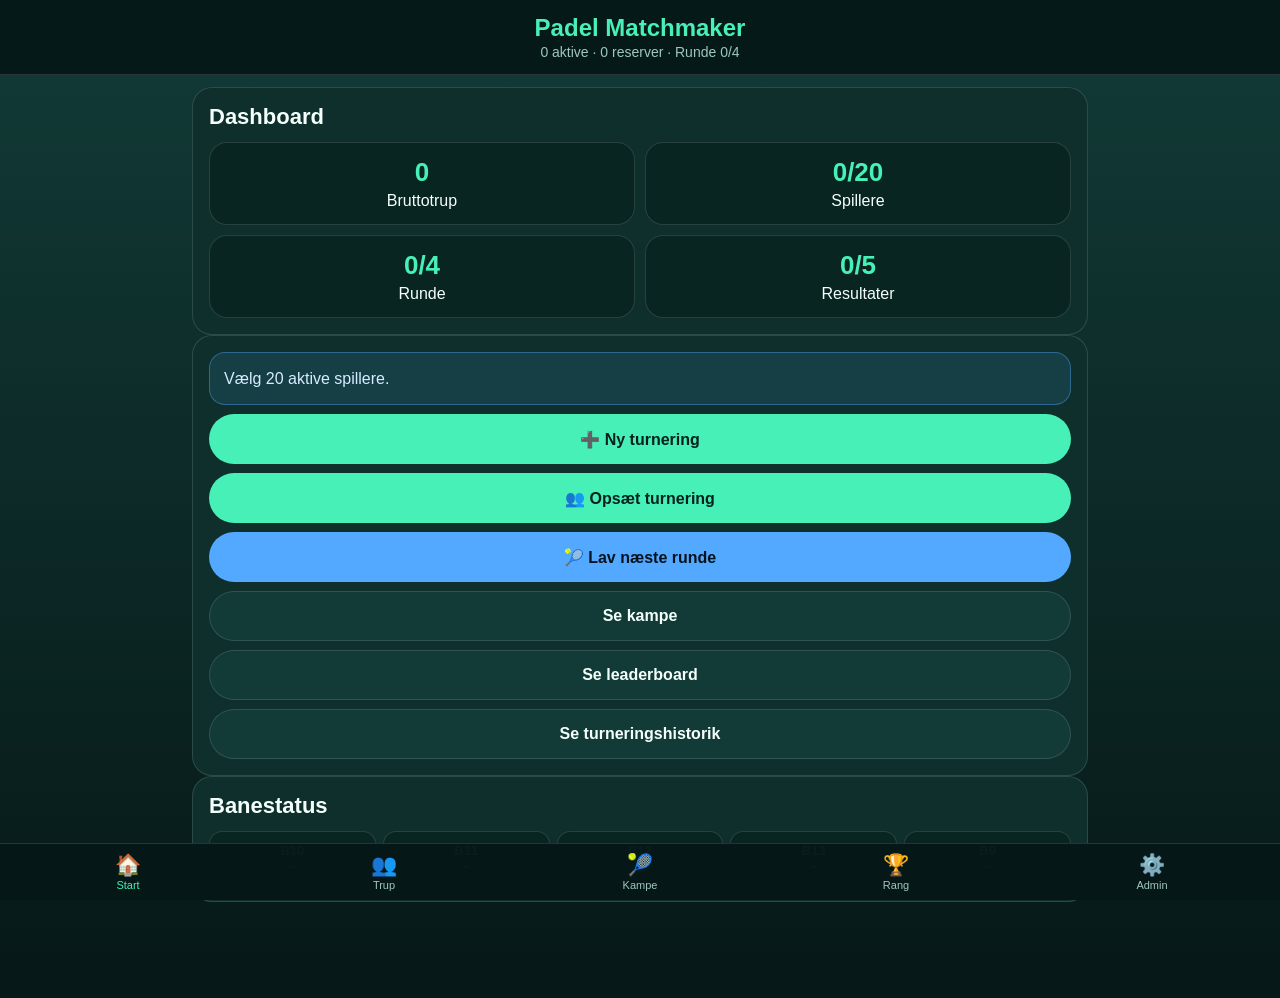
<file: index.html>
<!DOCTYPE html>
<html lang="da">
<head>
  <meta charset="UTF-8">
  <meta name="viewport" content="width=device-width, initial-scale=1, viewport-fit=cover">
  <meta name="theme-color" content="#061817">
  <meta name="apple-mobile-web-app-capable" content="yes">
  <meta name="apple-mobile-web-app-status-bar-style" content="black-translucent">
  <meta name="apple-mobile-web-app-title" content="Padel">
  <title>Padel Matchmaker</title>
  <link rel="manifest" href="manifest.webmanifest?v=10.10">
  <link rel="stylesheet" href="style.css?v=10.10">
  <link rel="stylesheet" href="v89.css?v=10.10">
</head>
<body>
<div class="offline-badge">Offline</div>
<header><h1>Padel Matchmaker</h1><div class="sub" id="topStatus">Bruttotrup · rangliste · kampe</div></header>
<main>
<section id="homeView"><div class="panel"><h2>Dashboard</h2><div class="dashboard"><div class="stat"><strong id="statSquad">0</strong>Bruttotrup</div><div class="stat"><strong id="statTonight">0/20</strong>Spillere</div><div class="stat"><strong id="statRound">0/4</strong>Runde</div><div class="stat"><strong id="statResults">0/5</strong>Resultater</div></div></div><div class="panel"><div class="notice" id="homeNotice">Opret eller vælg spillere fra bruttotruppen.</div><button onclick="showView('squadView')">👥 Opsæt turnering</button><button class="blue" onclick="generateNextRound()">🎾 Lav næste runde</button><button class="secondary" onclick="showView('matchesView')">Se kampe</button><button class="secondary" onclick="showView('leaderView')">Se leaderboard</button><button class="secondary" onclick="showView('historyView')">Se turneringshistorik</button></div><div class="panel"><h2>Banestatus</h2><div class="status-grid" id="roundStatus"></div></div></section>
<section id="squadView" class="hidden"><div class="panel"><h2>Turneringsopsætning</h2><p class="sub">Vælg aktive spillere, reserver og antal runder. Antallet af aktive spillere skal være deleligt med 4.</p><div class="setup-grid"><div><label class="field-label" for="participantTarget">Aktive spillere</label><input id="participantTarget" type="number" min="4" step="4" value="20" inputmode="numeric" onchange="changeParticipantTarget()"></div><div><label class="field-label" for="totalRoundsInput">Antal runder</label><input id="totalRoundsInput" type="number" min="1" max="12" step="1" value="4" inputmode="numeric" onchange="changeTotalRounds()"></div></div><div class="sub target-help" id="courtCountText">20 spillere = 5 baner</div><input id="searchPlayer" type="search" placeholder="Søg efter spiller..." oninput="renderSquad()"><input id="newPlayerName" type="text" placeholder="Navn på ny spiller"><button onclick="addPlayer()">➕ Opret ny spiller med 500 point</button><div class="selection-summary"><strong id="selectedCount">Aktive: 0 / 20</strong><div class="sub" id="reserveCount">Reserver: 0</div></div><div class="legend-row"><span><i class="legend-dot active-dot"></i>Aktiv</span><span><i class="legend-dot reserve-dot"></i>Reserve</span><span><i class="legend-dot neutral-dot"></i>Ikke valgt</span></div><div id="squadList"></div><button onclick="confirmTonightPlayers()">Startklar turnering</button></div></section>
<section id="matchesView" class="hidden"><div class="panel"><h2 id="matchTitle">Kampe</h2><div class="round-selector" id="roundSelector"></div><div class="status-grid" id="matchStatus"></div></div><div class="matches-grid" id="matches"></div></section>
<section id="leaderView" class="hidden"><div class="panel"><h2>Leaderboard</h2><p class="sub">Skift mellem aftenens stilling og den samlede rangliste. Ved pointlighed afgør kamp-point og pointdifference.</p><div id="leaderboard"></div></div></section>
<section id="profileView" class="hidden"><div class="panel"><button class="secondary back-button" onclick="closePlayerProfile()">← Tilbage</button><div id="playerProfile"></div></div></section>
<section id="historyView" class="hidden"><div class="panel"><button class="secondary back-button" onclick="showView('homeView')">← Tilbage</button><h2>Turneringshistorik</h2><p class="sub">Afsluttede turneringer gemmes på denne enhed med slutstilling og kampresultater.</p><div id="tournamentHistory"></div></div></section>
<section id="adminView" class="hidden"><div class="panel"><h2>Admin</h2><div class="notice">Spillernes statistik gemmes permanent. Reserver kan sættes ind i en igangværende turnering før næste runde eller i en kamp, der endnu ikke er gemt.</div><div id="installPanel" class="install-panel hidden"><strong>Installer som app</strong><div class="sub">Få appen på hjemmeskærmen og brug den mere som en almindelig iPhone-app.</div><button onclick="installApp()">Installer app</button></div><div id="substitutionPanel" class="admin-block"><h3>Spillerskifte</h3><label class="field-label" for="outPlayerSelect">Spiller ud</label><select id="outPlayerSelect"></select><label class="field-label" for="inPlayerSelect">Reserve ind</label><select id="inPlayerSelect"></select><button onclick="substitutePlayer()">Gennemfør spillerskifte</button></div><button onclick="seedExampleSquad()">Indsæt test-bruttotrup</button><button class="secondary" onclick="exportData()">Download Excel-sikkerhedskopi</button><button class="secondary" onclick="importData()">Importér Excel-sikkerhedskopi</button><button class="secondary" onclick="showView('historyView')">Se turneringshistorik</button><div class="danger-zone"><button class="orange" onclick="resetTonight()">Afslut aftenens turnering</button><button class="red" onclick="resetEverything()">Slet ALT</button></div></div></section>
</main>
<nav class="tabs"><div class="tab active" id="tab-homeView" onclick="showView('homeView')"><strong>🏠</strong>Start</div><div class="tab" id="tab-squadView" onclick="showView('squadView')"><strong>👥</strong>Trup</div><div class="tab" id="tab-matchesView" onclick="showView('matchesView')"><strong>🎾</strong>Kampe</div><div class="tab" id="tab-leaderView" onclick="showView('leaderView')"><strong>🏆</strong>Rang</div><div class="tab" id="tab-adminView" onclick="showView('adminView')"><strong>⚙️</strong>Admin</div></nav>
<script src="app.js?v=10.10"></script><script src="v89.js?v=10.10"></script><script src="matchmaking.js?v=10.10"></script><script src="backup.js?v=10.10"></script>
<script>
(async()=>{
  try{
    if('serviceWorker' in navigator){const regs=await navigator.serviceWorker.getRegistrations();await Promise.all(regs.map(r=>r.unregister()));}
    if('caches' in window){const keys=await caches.keys();await Promise.all(keys.map(k=>caches.delete(k)));}
  }catch(e){}
})();
</script>
</body></html>
</file>
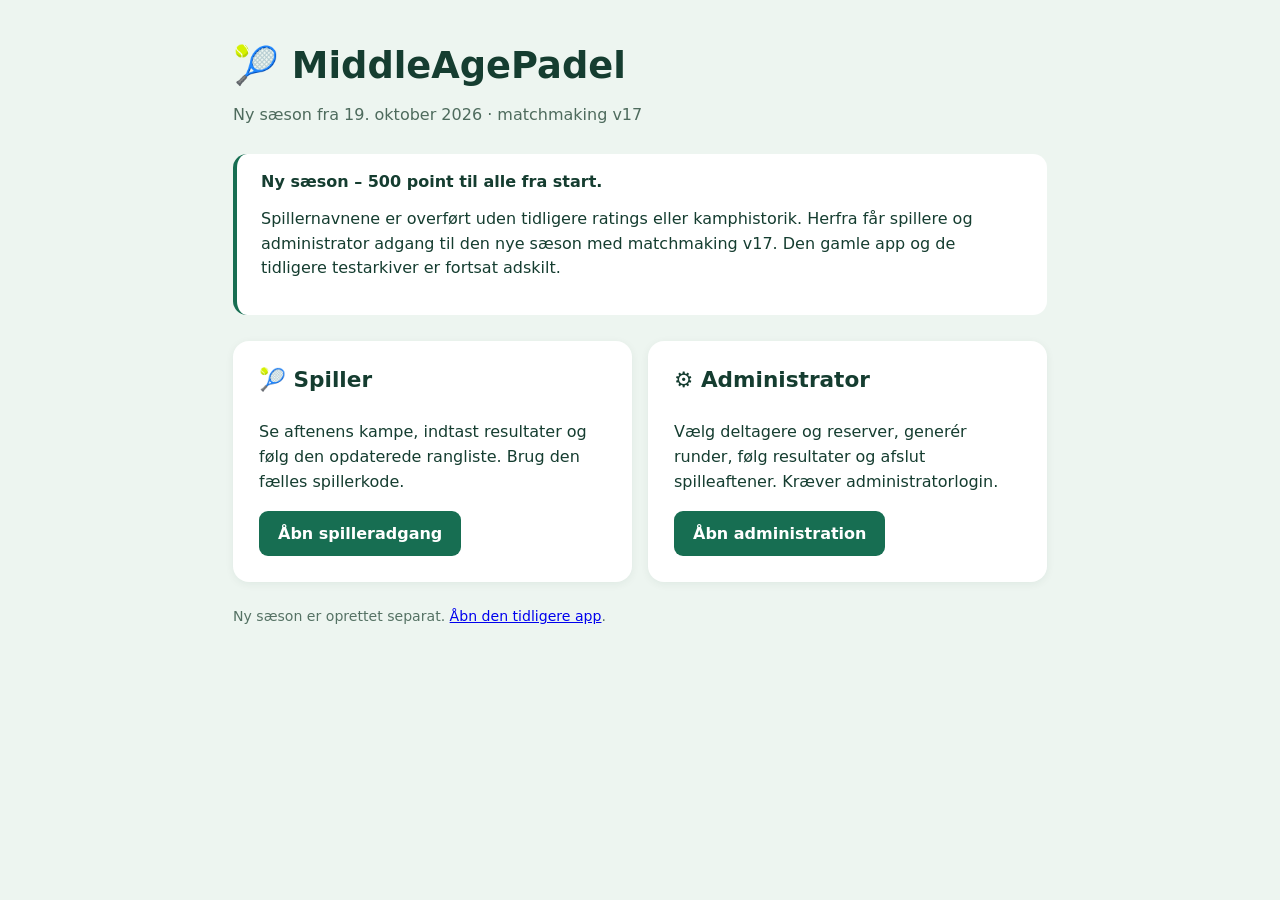
<file: middleagepadel-ny.html>
<!doctype html>
<html lang="da"><head><meta charset="utf-8"><meta name="viewport" content="width=device-width,initial-scale=1"><title>MiddleAgePadel – spiller og administrator</title>
<style>
:root{color-scheme:light}*{box-sizing:border-box}body{font:16px system-ui,sans-serif;margin:0;background:#edf5f0;color:#153d30}.wrap{max-width:850px;margin:0 auto;padding:26px 18px 60px}header{padding:18px 0 10px}h1{font-size:clamp(1.7rem,4vw,2.3rem);margin:0 0 12px}h2{font-size:1.35rem;margin:0 0 12px}p{line-height:1.55}.note{color:#4e6b5d}.grid{display:grid;grid-template-columns:repeat(2,minmax(0,1fr));gap:16px;margin:26px 0}.card{background:#fff;border-radius:16px;padding:26px;box-shadow:0 2px 8px #103c2910;display:flex;flex-direction:column;align-items:flex-start}.card p{flex:1}.btn{display:inline-block;background:#176e52;color:white;text-decoration:none;padding:13px 19px;border-radius:9px;font-weight:650}.btn:focus-visible{outline:3px solid #f1a81c;outline-offset:3px}.notice{background:#fff;border-radius:14px;padding:18px 24px;border-left:4px solid #176e52}footer{font-size:.88rem;color:#557264;margin-top:25px}@media(max-width:620px){.grid{grid-template-columns:1fr}.card{padding:22px}}
</style></head><body><main class="wrap"><header><h1>🎾 MiddleAgePadel</h1><p class="note">Ny sæson fra 19. oktober 2026 · matchmaking v17</p></header>
<section class="notice"><strong>Ny sæson – 500 point til alle fra start.</strong><p>Spillernavnene er overført uden tidligere ratings eller kamphistorik. Herfra får spillere og administrator adgang til den nye sæson med matchmaking v17. Den gamle app og de tidligere testarkiver er fortsat adskilt.</p></section>
<div class="grid">
<section class="card"><h2>🎾 Spiller</h2><p>Se aftenens kampe, indtast resultater og følg den opdaterede rangliste. Brug den fælles spillerkode.</p><a class="btn" href="middleagepadel-v17-player.html?v=46">Åbn spilleradgang</a></section>
<section class="card"><h2>⚙️ Administrator</h2><p>Vælg deltagere og reserver, generér runder, følg resultater og afslut spilleaftener. Kræver administratorlogin.</p><a class="btn" href="middleagepadel-v17-admin.html?v=46">Åbn administration</a></section>
</div><footer>Ny sæson er oprettet separat. <a href="index.html">Åbn den tidligere app</a>.</footer></main></body></html>
</file>
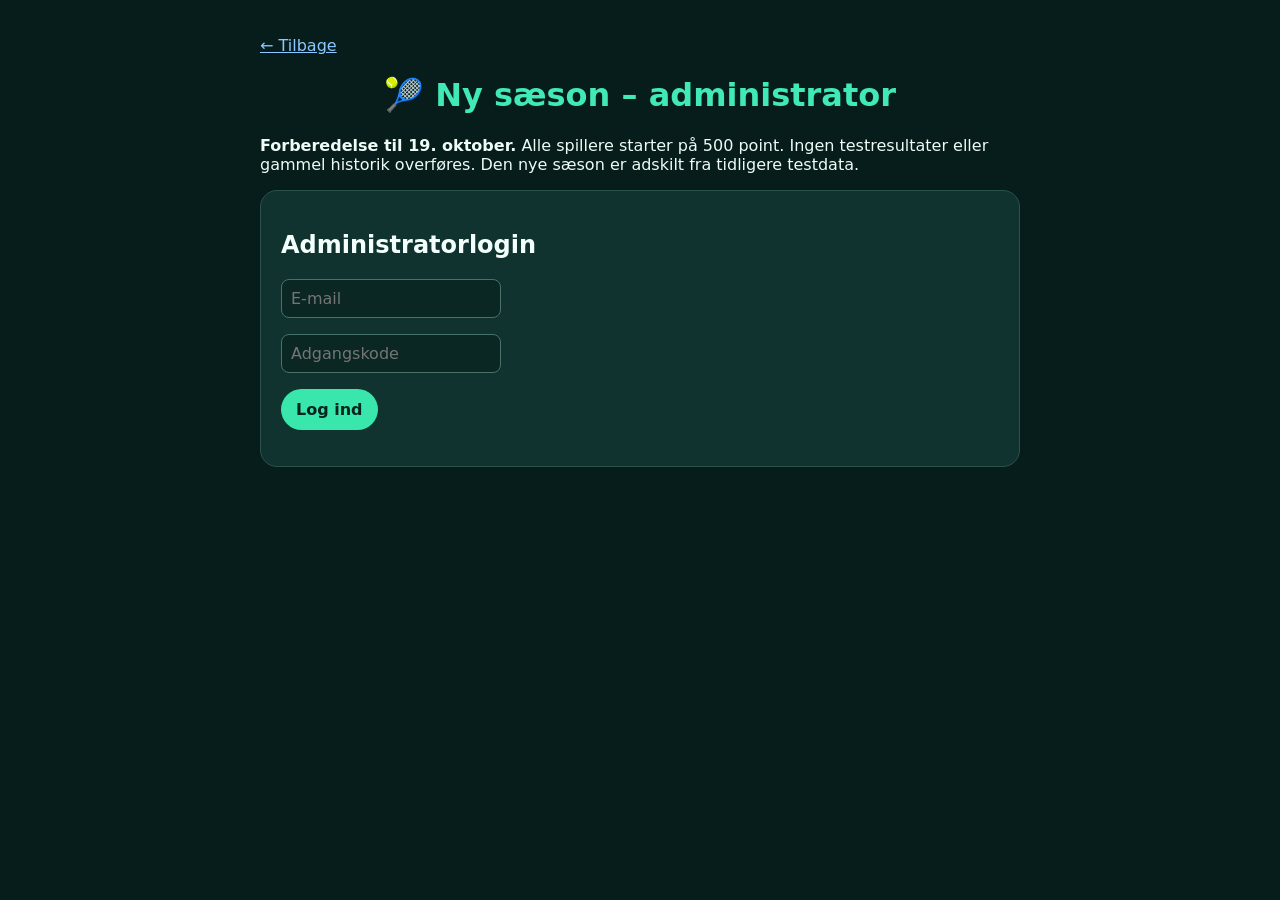
<file: middleagepadel-v17-admin.html>
<!doctype html><html lang="da"><head><meta charset="utf-8"><meta name="viewport" content="width=device-width,initial-scale=1"><title>MiddleAgePadel – ny sæson, administrator</title><style>body{font:16px system-ui;background:#edf5f0;color:#173b30;max-width:800px;margin:auto;padding:20px}.card{background:white;padding:20px;border-radius:12px;margin:14px 0}button{background:#176e52;color:white;border:0;border-radius:8px;padding:11px 15px;font:inherit;cursor:pointer}button:disabled{opacity:.5}input,select{font:inherit;padding:9px;max-width:100%}.player{display:grid;grid-template-columns:minmax(140px,1fr) 80px 120px;gap:8px;align-items:center;padding:8px 0;border-bottom:1px solid #dce8df}.player select{width:100%}.muted{color:#597365}@media(max-width:550px){.player{grid-template-columns:minmax(100px,1fr) 65px 110px;font-size:14px}}body{background:#071d1b;color:#eefbf6;max-width:760px}h1{color:#40e9b6;text-align:center}.card{background:#10332f;color:#f3fffb;border:1px solid #2a514b;border-radius:17px}button{background:#39e7ad;color:#05251e;font-weight:700;border-radius:24px}button:disabled{opacity:.45}input,select{background:#0a2724;color:#fff;border:1px solid #467269;border-radius:8px}.muted{color:#b4d2c9}a{color:#8cc8ff}.player{border-bottom:1px solid #345650}.dashboard{display:grid;grid-template-columns:repeat(2,minmax(0,1fr));gap:9px}.stat{background:#08221f;border:1px solid #2a514b;border-radius:15px;text-align:center;padding:15px 5px}.stat strong{display:block;color:#3eebaf;font-size:23px}.actions{display:grid;gap:8px}.actions button{width:100%;min-height:43px}.actions button:nth-child(3){background:#51a7ff}.courtgrid{display:grid;grid-template-columns:repeat(5,minmax(0,1fr));gap:6px}.court{background:#143c35;border:1px solid #35c99b;border-radius:11px;text-align:center;padding:12px 2px;font-weight:bold;font-size:13px}.notice{background:#164251;padding:14px;border:1px solid #4084a3;border-radius:12px;margin:10px 0}.section-title{font-size:18px;margin:0 0 12px}@media(max-width:530px){.courtgrid{grid-template-columns:repeat(3,1fr)}}.roundtabs{display:flex;gap:8px;flex-wrap:wrap;margin:14px 0}.roundtab{background:#17413c;color:#fff;border:1px solid #37685e;padding:9px 13px}.roundtab.selected{background:#3de6af;color:#05271e}.matchcourts{display:grid;grid-template-columns:repeat(5,minmax(0,1fr));gap:6px;margin:12px 0}.matchcourt{background:#16463e;color:#3ee9b5;border:1px solid #3ee9b5;border-radius:11px;text-align:center;padding:12px 3px;font-weight:bold;font-size:13px}.matchcards{display:grid;grid-template-columns:repeat(2,minmax(0,1fr));gap:12px}.matchcard{background:#08241f;border:1px solid #2a7861;border-radius:17px;padding:13px;min-width:0}.matchcard h3{margin:0 0 12px;color:#40e9b6;font-size:18px}.matchcard .tag{float:right;font-size:12px;border:1px solid #35a880;border-radius:20px;padding:3px 8px}.teamcard{background:#193d37;padding:12px;border-radius:13px;line-height:1.75}.teamcard.winner{border:1px solid #3ee9b5;background:#0c302a}.teamrow{display:flex;justify-content:space-between;gap:8px;font-size:13px}.teamrow b{overflow-wrap:anywhere}.teamrow span{white-space:nowrap;color:#45edba;font-weight:700}.versus{text-align:center;color:#9dd4ca;font-weight:800;margin:9px}.matchscore{text-align:center;background:#124238;border:1px solid #286956;padding:10px;border-radius:12px;margin:10px 0;font-weight:800;color:#3ce6ae}.matchnote{font-size:12px;color:#b6d6ce;text-align:center}@media(max-width:580px){.matchcards{grid-template-columns:1fr}.matchcourts{grid-template-columns:repeat(3,1fr)}}[hidden]{display:none!important}.setupcontrols{display:grid;grid-template-columns:1fr 1fr;gap:12px;margin:15px 0}.setupcontrols label{font-size:13px;font-weight:700}.setupcontrols input,.setupcontrols select{display:block;width:100%;box-sizing:border-box;margin-top:6px;background:#061e1b;color:#fff;border:1px solid #295149;border-radius:12px}.selectionSummary{background:#08221f;border:1px solid #295149;border-radius:12px;padding:12px;margin:10px 0;font-weight:700}#playerSearch{width:100%;box-sizing:border-box;background:#061e1b;border:1px solid #295149;border-radius:12px;margin:8px 0 12px}.player{background:#08241f;border:1px solid #295149;border-radius:15px;padding:15px;margin:8px 0;grid-template-columns:30px minmax(0,1fr) 80px;cursor:pointer}.player.chosen{background:#174a40;border-color:#3ce8af}.player .checkmark{border:1px solid #6b9e91;border-radius:50%;width:23px;height:23px;display:grid;place-items:center}.player.chosen .checkmark{background:#3ce8af;color:#07231d}.player .playerinfo small{display:block;color:#a5d2c5;margin-top:4px}.player .rating{color:#42e9b5;font-size:20px;font-weight:800;text-align:right}.player select{display:none}.ranktabs{display:grid;grid-template-columns:1fr 1fr;gap:8px;margin:16px 0}.ranktabs button{background:#123c36;color:#fff}.ranktabs button.selected{background:#3ce8af;color:#06251f}.rankrow{display:grid;grid-template-columns:40px minmax(0,1fr) 95px;gap:10px;align-items:center;background:#08241f;border:1px solid #295149;border-radius:15px;padding:12px;margin:8px 0}.rankposition{font-size:20px;font-weight:800;color:#42e9b5;text-align:center}.rankrow strong{display:block}.rankrow small{display:block;color:#b5d8ce;margin-top:4px}.rankpoints{text-align:right;color:#42e9b5;font-weight:800;font-size:20px}.rankpoints small{font-size:11px}.rankmeta{display:flex;flex-wrap:wrap;gap:5px;margin-top:8px}.rankmeta span{background:#17413b;border-radius:20px;padding:4px 7px;font-size:10px;color:#a8ebdd}@media(max-width:550px){.player{grid-template-columns:27px minmax(0,1fr) 65px}.rankrow{grid-template-columns:27px minmax(0,1fr) 75px;padding:9px}.rankpoints{font-size:17px}}.matchcards{gap:12px}.matchcard{padding:13px}.matchcard h3{display:flex;align-items:center;justify-content:space-between;margin:0 0 12px}.matchcard .tag{float:none}.matchscore{font-size:17px}.matchnote{padding:4px 0 8px}.correctionButton{width:100%;background:#17463e;color:#fff;border:1px solid #38695f}.correctionButton:disabled{opacity:.6}#matchControls{border-top:1px solid #2a514b;margin-top:20px;padding-top:12px}#matchControls h3{font-size:15px;color:#b2d7cd}#matchControls button{margin:3px}#matchesSection .roundtabs{margin:12px 0}#matchesSection .matchcourts{margin:12px 0 16px}#matchEmpty{text-align:center;background:#092923;border:1px solid #2b6d59;border-radius:18px;padding:32px 18px;margin:20px 0}#matchEmpty h3{font-size:21px;margin:10px 0}#matchEmpty p{color:#b4d9ce;max-width:360px;margin:10px auto 20px;line-height:1.5}.emptyIcon{font-size:36px}#matchSetup{width:100%;max-width:350px;padding:13px}#matchActions{display:flex;gap:8px;flex-wrap:wrap;margin:14px 0}#matchActions button{flex:1;min-width:155px;padding:11px}#matchControls{margin-top:24px;border-top:1px solid #2a514b;padding:14px 0}#matchControls summary{cursor:pointer;color:#b2d7cd;font-size:13px}#matchesSection{padding:20px}#matchesSection h2{margin:0 0 6px}#roundState{margin:0 0 15px;font-size:13px}#matchesSection .matchcards{margin-top:14px}#matchControls[hidden],#matchActions[hidden],#matchEmpty[hidden]{display:none!important}.setupActions{display:grid;gap:10px;margin-top:14px}.setupActions button{width:100%;padding:14px}.setupActions #setupStart{background:#51a7ff;color:#06251e}#matchEmpty button{display:block;margin:8px auto;max-width:350px;width:100%;padding:13px}#matchEmpty #matchStart{background:#51a7ff;color:#06251e}</style></head><body><p><a href="middleagepadel-ny.html">← Tilbage</a></p><h1>🎾 Ny sæson – administrator</h1><p><strong>Forberedelse til 19. oktober.</strong> Alle spillere starter på 500 point. Ingen testresultater eller gammel historik overføres. Den nye sæson er adskilt fra tidligere testdata.</p><section class="card" id="loginPanel"><h2>Administratorlogin</h2><p><input id="email" type="email" autocomplete="username" placeholder="E-mail"></p><p><input id="password" type="password" autocomplete="current-password" placeholder="Adgangskode"></p><button id="login">Log ind</button><p id="loginStatus" role="status"></p></section><div id="workspace" hidden><nav id="viewNav" hidden><button id="goHome">Tilbage til dashboard</button></nav><section class="card" id="dashboard"><h2>Dashboard</h2><div class="dashboard"><div class="stat"><strong id="statSquad">0</strong>Bruttotrup</div><div class="stat"><strong id="statTonight">0/20</strong>Spillere</div><div class="stat"><strong id="statRound">0/4</strong>Runde</div><div class="stat"><strong id="statResults">0/0</strong>Resultater</div></div><div class="notice" id="dashboardNotice">Ny sæson er klar.</div><div class="actions"><button id="dashNew">✚ Ny turnering</button><button id="dashSetup">♟ Opsæt turnering</button><button id="dashCancel" hidden style="background:#8a3d29;color:white">↶ Aflys og vælg spillere igen</button><button id="dashNext">🏸 Lav næste runde</button><button id="dashMatches">Se kampe</button><button id="dashLeaderboard">Se leaderboard</button><button id="dashHistory">Se turneringshistorik</button></div></section><section class="card" id="courtSection"><h2>Banestatus</h2><div class="courtgrid" id="courts"></div></section><section class="card" id="leaderboardSection"><h2>Leaderboard</h2><p class="muted">Skift mellem aftenens stilling og den samlede rangliste. Ved pointlighed afgør kamp-point og pointdifference.</p><div class="ranktabs"><button id="rankTonight">I aften</button><button id="rankAll">Samlet rangliste</button></div><div id="leaderboard"></div></section><section class="card" id="setupSection"><h2>Opsæt turnering – spillerliste</h2><p id="state" role="status"></p><p class="muted">Vælg 4, 8, 12, 16 eller 20 deltagere. Kun én spilleaften kan være under forberedelse ad gangen.</p><div class="setupcontrols"><label>Aktive spillere<select id="activeLimit"><option>4</option><option>8</option><option>12</option><option>16</option><option selected>20</option></select></label><label>Antal runder<input value="4" disabled></label></div><p id="courtHint">20 spillere = 5 baner</p><input id="playerSearch" type="search" placeholder="Søg efter spiller..." aria-label="Søg efter spiller"><div class="selectionSummary" id="selectionSummary">Aktive: 0/20</div><div style="display:flex;gap:8px;flex-wrap:wrap;align-items:center;margin:12px 0"><input id="newPlayerName" placeholder="Navn på ny spiller" aria-label="Navn på ny spiller" style="flex:1;min-width:160px"><button id="addPlayer" type="button">+ Opret ny spiller</button></div><p id="addPlayerStatus" role="status"></p><div id="players"></div><p id="count"></p><div class="setupActions"><button id="save" disabled>Gem deltagere</button><button id="setupStart" disabled>🏸 Generér runde 1</button></div><p id="status" role="status"></p><p class="muted">Først gemmer du deltagerne. På spilledagen genererer du runde 1.</p></section><section class="card" id="matchesSection"><h2 id="matchesTitle">Kampe</h2><p id="roundState" class="muted"></p><div id="matchEmpty" hidden><div class="emptyIcon">🎾</div><h3>Ingen kampe endnu</h3><p>Start med at vælge aftenens spillere. Når de er gemt, kan du oprette første runde.</p><button id="matchSetup">Vælg spillere</button><button id="matchStart" hidden>🏸 Generér runde 1</button></div><div id="matchActions"><button id="matchRefresh">↻ Opdatér resultater</button><button id="matchNext">🏸 Næste runde</button><button id="matchFinish">✓ Afslut spilleaften</button></div><div id="roundTabs" class="roundtabs"></div><div id="matchCourtStatus" class="matchcourts"></div><div id="matches" class="matchcards"></div><details id="matchControls"><summary>Flere administratorfunktioner</summary><h3>Turneringsstyring</h3><button id="reload">Opdatér resultater</button> <button id="first">Generér runde 1</button> <button id="next">Generér næste runde (v17)</button> <button id="finish">Afslut og arkivér</button> <button id="newEvening">Opret næste spilleaften</button> <button id="archives">Vis arkiv</button><p id="gameStatus" role="status"></p><div id="archiveList"></div><p><a href="middleagepadel-v17-player.html" target="_blank" rel="noopener">Åbn spilleradgang</a></p></details></section></div><script>'use strict';const URL='https://spukhyzmfeseggvutifz.supabase.co',KEY='sb_publishable_ON2uLdmVaQEjXGUjTDkZbw_d6uW54BZ';const $=id=>document.getElementById(id);let token='',season=null;async function rpc(name,args={}){const r=await fetch(URL+'/rest/v1/rpc/'+name,{method:'POST',headers:{apikey:KEY,Authorization:'Bearer '+token,'Content-Type':'application/json'},body:JSON.stringify(args),cache:'no-store'});const d=await r.json().catch(()=>({}));if(!r.ok)throw Error(d.message||'HTTP '+r.status);return d}function choices(){const active=[];document.querySelectorAll('select[data-id]').forEach(el=>{if(el.value==='active')active.push(el.dataset.id)});return {active,reserve:[]}}$('addPlayer').onclick=async()=>{const name=$('newPlayerName').value.trim();if(!name){$('addPlayerStatus').textContent='Indtast spillerens navn.';return}const btn=$('addPlayer');btn.disabled=true;$('addPlayerStatus').textContent='Opretter spiller…';try{season=await rpc('padel_v17_admin_add_player',{p_name:name});$('newPlayerName').value='';render();renderGames();$('addPlayerStatus').textContent='✓ '+name+' er oprettet med 500 rating. Vaelg spilleren paa listen nedenfor.'}catch(e){$('addPlayerStatus').textContent='Fejl: '+e.message}finally{btn.disabled=false}};function recount(){const c=choices(),limit=Number($('activeLimit').value),locked=season?.status!=='ready'&&season?.status!=='draft';$('count').textContent=c.active.length+' / '+limit+' deltagere';$('selectionSummary').textContent='Aktive: '+c.active.length+' / '+limit;$('courtHint').textContent=limit+' spillere = '+(limit/4)+' baner';$('save').disabled=locked||c.active.length!==limit}function filterPlayers(){const term=$('playerSearch').value.trim().toLocaleLowerCase('da');document.querySelectorAll('#players .player').forEach(row=>{row.hidden=!row.dataset.name.includes(term)})}$('activeLimit').onchange=recount;$('playerSearch').oninput=filterPlayers;function renderDashboard(){const p=season?.squad||[],ids=season?.tonightIds||[],rounds=season?.rounds||[],current=rounds[rounds.length-1],matches=current?.matches||[],saved=matches.filter(m=>m.saved).length; $('statSquad').textContent=p.length;$('statTonight').textContent=ids.length+'/20';$('statRound').textContent=rounds.length+'/4';$('statResults').textContent=saved+'/'+matches.length;const status=season?.status;$('dashboardNotice').textContent=status==='finished'?'Turneringen er afsluttet og gemt.':status==='generated'?'Runde '+rounds.length+' er i gang.':status==='draft'?'Deltagerne er valgt. Klar til at generere runde 1.':'Vælg deltagere for at starte en ny spilleaften.';$('dashNew').disabled=status!=='finished';$('dashCancel').hidden=!(status==='draft'||status==='generated');$('dashNext').disabled=status!=='generated'||rounds.length>=4||!matches.length||saved!==matches.length;const courts=$('courts');courts.replaceChildren();for(const court of ['B10','B11','B12','B13','B9']){const el=document.createElement('div');el.className='court';const match=matches.find(m=>(['B10','B11','B12','B13','B9'][Number(m.court)])===court);el.textContent=court+(match?(match.saved?' ✓':' · afventer'):' ·');courts.append(el)}renderRanking()}let rankingMode='tonight';function renderRanking(){const board=$('leaderboard');board.replaceChildren();$('rankTonight').classList.toggle('selected',rankingMode==='tonight');$('rankAll').classList.toggle('selected',rankingMode==='all');const roster=season?.squad||[],active=new Set((season?.tonightIds||[]).map(String));const currentMatches=new Set((season?.rounds||[]).flatMap(r=>(r.matches||[]).map(m=>String(m.id))));const rows=roster.filter(p=>rankingMode==='all'||active.has(String(p.id))).map(p=>{const results=rankingMode==='tonight'?(p.results||[]).filter(x=>currentMatches.has(String(x.matchId))):p.results||[];const wins=results.filter(x=>x.won).length,played=results.length,forPoints=results.reduce((n,x)=>n+(Number(x.scoreFor)||0),0),against=results.reduce((n,x)=>n+(Number(x.scoreAgainst)||0),0),delta=results.reduce((n,x)=>n+(x.won?50:-50),0);return {p,played,wins,forPoints,against,diff:forPoints-against,delta,rating:Number(p.ratingPoints??500)}});rows.sort((a,b)=>b.rating-a.rating||b.forPoints-a.forPoints||b.diff-a.diff||a.p.name.localeCompare(b.p.name,'da'));if(!rows.length){board.textContent=rankingMode==='tonight'?'Ingen deltagere valgt endnu.':'Ingen spillere fundet.';return}rows.forEach((r,i)=>{const el=document.createElement('div');el.className='rankrow';const position=document.createElement('div');position.className='rankposition';position.textContent=i<3?['🥇','🥈','🥉'][i]:String(i+1);const details=document.createElement('div');const name=document.createElement('strong');name.textContent=r.p.name;const games=document.createElement('small');games.textContent=r.played+' kampe · '+r.wins+' sejre · '+(r.played-r.wins)+' nederlag';const meta=document.createElement('div');meta.className='rankmeta';for(const value of ['Winrate '+(r.played?Math.round(r.wins/r.played*100):0)+'%','Diff '+(r.diff>=0?'+':'')+r.diff,'Kampscore '+r.forPoints+'-'+r.against]){const chip=document.createElement('span');chip.textContent=value;meta.append(chip)}details.append(name,games,meta);const score=document.createElement('div');score.className='rankpoints';score.textContent=r.rating;const change=document.createElement('small');change.textContent=(r.delta>=0?'+':'')+r.delta+' i aften';score.append(change);el.append(position,details,score);board.append(el)})}$('rankTonight').onclick=()=>{rankingMode='tonight';renderRanking()};$('rankAll').onclick=()=>{rankingMode='all';renderRanking()};function renderGames(){viewedRound=(season?.rounds||[]).length-1;renderDashboard();const rounds=season?.rounds||[],last=rounds[rounds.length-1],matches=last?.matches||[],saved=matches.filter(m=>m.saved).length,total=Number(season?.totalRounds||4);$('roundState').textContent=rounds.length+' / '+total+' runder · '+saved+' / '+matches.length+' resultater i aktuel runde';$('newEvening').disabled=season?.status!=='finished';$('first').disabled=season?.status!=='draft'||rounds.length!==0;$('next').disabled=season?.status!=='generated'||rounds.length>=total||!matches.length||saved!==matches.length;$('finish').disabled=season?.status!=='generated'||rounds.length!==total||!matches.length||saved!==matches.length;renderMatchCards();const hasRounds=rounds.length>0;const prepared=season?.status==='draft';$('setupStart').disabled=!prepared||hasRounds;$('matchSetup').hidden=prepared;$('matchStart').hidden=!prepared;$('matchEmpty').querySelector('p').textContent=prepared?'Deltagerne er gemt. Når I er klar til at spille, kan du generere første runde.':'Vælg først aftenens spillere, og gem deltagerlisten.';$('matchEmpty').hidden=hasRounds;$('matchActions').hidden=!hasRounds;$('matchControls').hidden=!hasRounds;$('matchNext').hidden=!hasRounds||rounds.length>=total;$('matchNext').disabled=$('next').disabled;$('matchFinish').hidden=!hasRounds||rounds.length!==total;$('matchFinish').disabled=$('finish').disabled}let viewedRound=0;function renderMatchCards(){const rounds=season?.rounds||[],idx=Math.min(Math.max(0,viewedRound),rounds.length-1),round=rounds[idx],matches=round?.matches||[],players=season?.squad||[],lookup=new Map(players.map(p=>[String(p.id),p])),ranked=[...(season?.tonightIds||[])].sort((a,b)=>(lookup.get(String(b))?.ratingPoints||500)-(lookup.get(String(a))?.ratingPoints||500)),tabs=$('roundTabs'),courtStatus=$('matchCourtStatus'),host=$('matches');tabs.replaceChildren();courtStatus.replaceChildren();host.replaceChildren();$('matchesTitle').textContent=round?'Kampe · runde '+(idx+1):'Kampe';if(!round){return}rounds.forEach((r,i)=>{const b=document.createElement('button');b.className='roundtab'+(i===idx?' selected':'');b.textContent='Runde '+(i+1);b.onclick=()=>{viewedRound=i;renderMatchCards()};tabs.append(b)});const names=['B10','B11','B12','B13','B9'];for(const court of names){const m=matches.find(x=>names[Number(x.court)]===court);if(!m)continue;const box=document.createElement('div');box.className='matchcourt';box.textContent=court+(m.saved?' ✓':' · afventer');courtStatus.append(box)}for(const m of matches){const card=document.createElement('article');card.className='matchcard';const title=document.createElement('h3');title.textContent='Bane '+(names[Number(m.court)]||'?').replace('B','');const tag=document.createElement('span');tag.className='tag';tag.textContent=m.saved?'✓ Gemt':'Afventer';title.append(tag);card.append(title);const team=(ids,winner)=>{const box=document.createElement('div');box.className='teamcard'+(winner?' winner':'');for(const id of ids||[]){const p=lookup.get(String(id)),line=document.createElement('div');line.className='teamrow';const name=document.createElement('b');name.textContent=(p?.name||'Ukendt spiller')+' · nr. '+(ranked.indexOf(String(id))+1||'?');const rating=document.createElement('span');rating.textContent=(p?.ratingPoints??500);line.append(name,rating);box.append(line)}return box};const aWin=m.saved&&Number(m.scoreA)>Number(m.scoreB),bWin=m.saved&&Number(m.scoreB)>Number(m.scoreA);card.append(team(m.teamA,aWin));const vs=document.createElement('div');vs.className='versus';vs.textContent='MOD';card.append(vs,team(m.teamB,bWin));const score=document.createElement('div');score.className='matchscore';score.textContent=m.saved?m.scoreA+'–'+m.scoreB:'Resultat afventer';card.append(score);const note=document.createElement('div');note.className='matchnote';note.textContent=m.saved?'✓ Resultatet er gemt':'Resultatet indtastes på spillersiden';card.append(note);if(m.saved){const correction=document.createElement('button');correction.className='correctionButton';correction.textContent='Ret resultat';correction.disabled=idx!==rounds.length-1;correction.title=correction.disabled?'Kun den aktuelle runde kan rettes':'Ret resultat og genberegn ratingpoint';correction.onclick=async()=>{const a=prompt('Ret point til hold 1 (0–99):',String(m.scoreA));if(a===null)return;const b=prompt('Ret point til hold 2 (0–99):',String(m.scoreB));if(b===null)return;const x=Number(a),y=Number(b);if(!Number.isInteger(x)||!Number.isInteger(y)||x<0||y<0||x>99||y>99||x===y){alert('Indtast to forskellige heltal mellem 0 og 99.');return}if(!confirm('Ret resultatet til '+x+'–'+y+'? Rating og kampstatistik korrigeres automatisk.'))return;correction.disabled=true;try{await rpc('padel_v17_admin_correct_score',{p_match_id:m.id,p_score_a:x,p_score_b:y});await refreshSeason();showAdminView('matches');alert('Resultatet er rettet. Rating og statistik er opdateret.')}catch(e){alert('Resultatet blev ikke rettet: '+e.message);correction.disabled=false}};card.append(correction)}host.append(card)}}async function refreshSeason(){season=await rpc('padel_v17_admin_get');render();renderGames()}function render(){renderDashboard();const host=$('players');host.replaceChildren();const active=new Set((season.tonightIds||[]).map(String)),locked=season.status!=='ready'&&season.status!=='draft';if(active.size&&[4,8,12,16,20].includes(active.size))$('activeLimit').value=String(active.size);for(const p of season.squad||[]){const row=document.createElement('div');row.className='player';row.dataset.name=p.name.toLocaleLowerCase('da');const circle=document.createElement('span');circle.className='checkmark';circle.textContent=active.has(String(p.id))?'✓':'';const info=document.createElement('div');info.className='playerinfo';const name=document.createElement('strong');name.textContent=p.name;const details=document.createElement('small');details.textContent=(p.games??p.matchesPlayed??0)+' kampe · '+(p.wins??0)+' sejre · '+(p.losses??0)+' nederlag';info.append(name,details);const points=document.createElement('span');points.className='rating';points.textContent=p.ratingPoints??500;const select=document.createElement('select');select.dataset.id=String(p.id);for(const [v,label] of [['none','Ikke valgt'],['active','Deltager']]){const option=document.createElement('option');option.value=v;option.textContent=label;select.append(option)}select.value=active.has(String(p.id))?'active':'none';select.disabled=locked;row.classList.toggle('chosen',select.value==='active');row.onclick=()=>{if(locked)return;const chosen=select.value==='active';if(!chosen&&choices().active.length>=Number($('activeLimit').value))return;select.value=chosen?'none':'active';row.classList.toggle('chosen',!chosen);circle.textContent=chosen?'':'✓';recount()};row.append(circle,info,points,select);host.append(row)}$('state').textContent=(season.squad||[]).length+' spillere · status: '+season.status+' · 4 runder';filterPlayers();recount()}$('login').onclick=async()=>{const b=$('login');b.disabled=true;$('loginStatus').textContent='Logger ind…';try{const r=await fetch(URL+'/auth/v1/token?grant_type=password',{method:'POST',headers:{apikey:KEY,'Content-Type':'application/json'},body:JSON.stringify({email:$('email').value.trim(),password:$('password').value})});const d=await r.json();$('password').value='';if(!r.ok||!d.access_token)throw Error(d.error_description||d.msg||'Login afvist');token=d.access_token;season=await rpc('padel_v17_admin_get');$('loginPanel').hidden=true;$('workspace').hidden=false;render();renderGames();showAdminView('home')}catch(e){$('loginStatus').textContent='Fejl: '+e.message}finally{b.disabled=false}};$('save').onclick=async()=>{const c=choices();if(![4,8,12,16,20].includes(c.active.length))return;if(!confirm('Gem '+c.active.length+' deltagere i den nye sæson?'))return;const b=$('save');b.disabled=true;$('status').textContent='Gemmer…';try{season=await rpc('padel_v17_admin_prepare',{p_player_ids:c.active,p_reserve_ids:c.reserve,p_total_rounds:4});render();renderGames();$('status').textContent='✓ Deltagere gemt i den nye sæson. Ingen kampe genereret.'}catch(e){$('status').textContent='Fejl: '+e.message}finally{recount()}};async function gameAction(name,message){if(!confirm(message))return;$('gameStatus').textContent='Arbejder…';try{await rpc(name);await refreshSeason();if(name==='padel_v17_admin_first_round')showAdminView('matches');$('gameStatus').textContent='✓ Gennemført.'}catch(e){$('gameStatus').textContent='Fejl: '+e.message}}$('archives').onclick=async()=>{const host=$('archiveList');host.textContent='Henter arkiv…';try{const data=await rpc('padel_v17_admin_archives');host.replaceChildren();if(!data.length){host.textContent='Ingen arkiverede spilleaftener endnu.';return}for(const a of data){const p=document.createElement('p');p.textContent='Spilleaften '+new Date(a.archivedAt).toLocaleDateString('da-DK')+' · '+(a.data?.rounds?.length||0)+' runder · '+(a.data?.tonightIds?.length||0)+' spillere';host.append(p)}}catch(e){host.textContent='Fejl: '+e.message}};$('reload').onclick=()=>refreshSeason().then(()=>{$('gameStatus').textContent='✓ Opdateret.'}).catch(e=>{$('gameStatus').textContent='Fejl: '+e.message});$('newEvening').onclick=()=>gameAction('padel_v17_admin_new_evening','Opret ny spilleaften? Alle sæsonens ratingpoint bevares.');$('first').onclick=()=>gameAction('padel_v17_admin_first_round','Generér runde 1?');$('next').onclick=()=>gameAction('padel_v17_admin_next_round','Generér næste runde med v17?');$('finish').onclick=()=>gameAction('padel_v17_admin_finish','Afslut og arkivér den færdige spilleaften?');$('matchSetup').onclick=()=>showAdminView('setup');$('matchStart').onclick=()=>$('first').click();$('setupStart').onclick=()=>$('first').click();$('matchRefresh').onclick=()=>$('reload').click();$('matchNext').onclick=()=>$('next').click();$('matchFinish').onclick=()=>$('finish').click();const VIEWS={home:['dashboard','courtSection'],setup:['setupSection'],matches:['matchesSection'],leaderboard:['leaderboardSection']};function showAdminView(view){const allowed=new Set(VIEWS[view]||VIEWS.home);for(const id of ['dashboard','courtSection','setupSection','matchesSection','leaderboardSection'])$(id).hidden=!allowed.has(id);$('viewNav').hidden=view==='home';if(view==='matches')renderMatchCards();window.scrollTo(0,0)}$('goHome').onclick=()=>showAdminView('home');$('dashNew').onclick=()=>gameAction('padel_v17_admin_new_evening','Opret næste spilleaften?');$('dashSetup').onclick=()=>showAdminView('setup');$('dashCancel').onclick=async()=>{if(!confirm('Aflys den nuvaerende spilleaften og fjern dens kampfordeling? Dette kan kun lade sig goere, hvis ingen resultater er gemt. Spillere, point og historik bevares.'))return;const b=$('dashCancel');b.disabled=true;try{await rpc('padel_v17_admin_cancel_unplayed');await refreshSeason();showAdminView('setup');$('state').textContent='Spilleaftenen er aflyst. Vaelg de korrekte deltagere og gem igen.'}catch(e){alert('Aflysning ikke gennemfoert: '+e.message)}finally{b.disabled=false}};$('dashNext').onclick=()=>$('next').click();$('dashMatches').onclick=()=>showAdminView('matches');$('dashLeaderboard').onclick=()=>showAdminView('leaderboard');$('dashHistory').onclick=()=>{showAdminView('matches');$('archives').click()};</script></body></html>
</file>
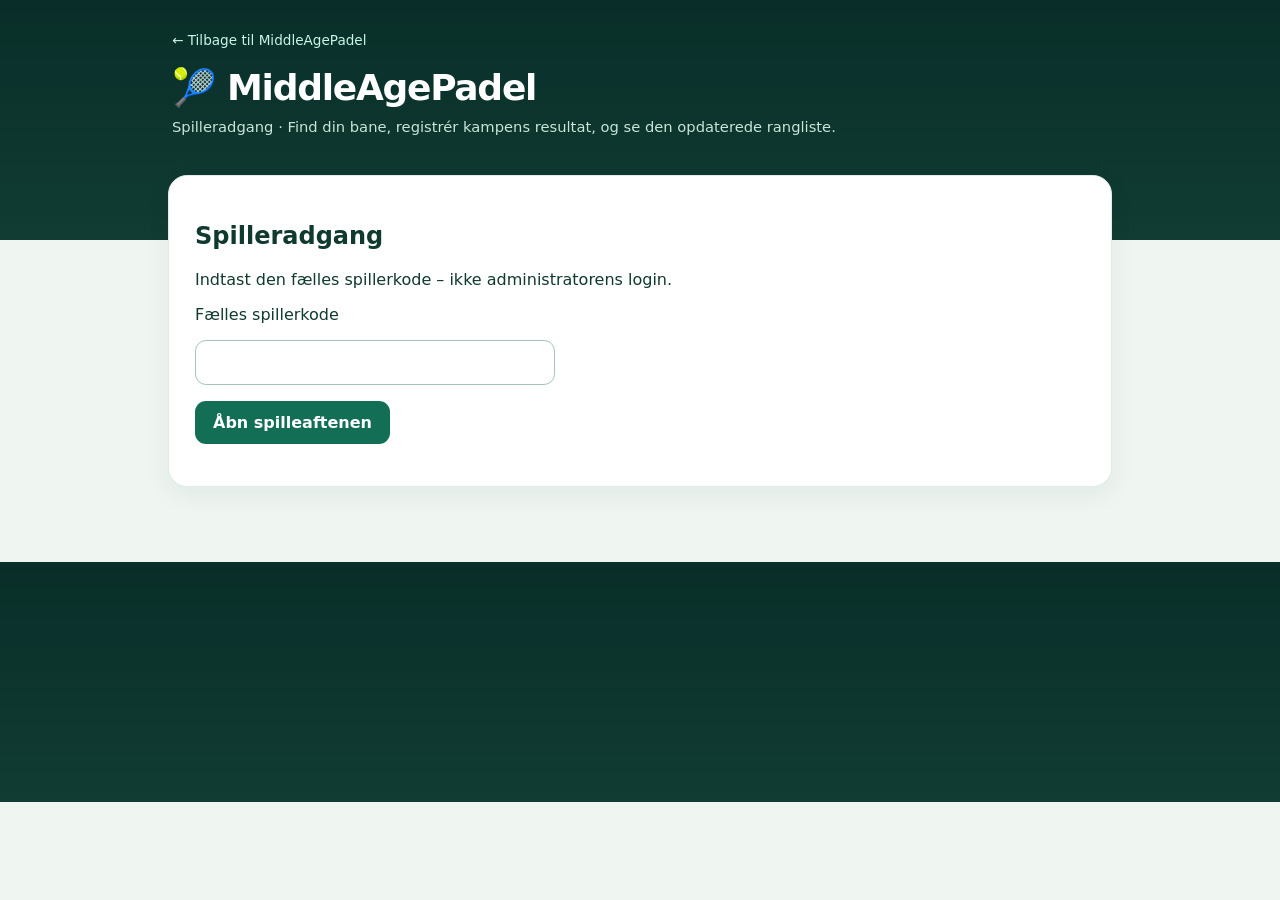
<file: middleagepadel-v17-player.html>
<!doctype html><html lang="da"><head><meta charset="utf-8"><meta name="viewport" content="width=device-width,initial-scale=1"><title>MiddleAgePadel – spilleradgang (ny sæson)</title><style>
:root{color-scheme:light;--ink:#10392f;--deep:#092d28;--green:#18d7a0;--border:#d8e8df;--muted:#56736b}
*{box-sizing:border-box}body{font:16px system-ui,-apple-system,Segoe UI,sans-serif;background:linear-gradient(180deg,#092e29 0,#103c33 240px,#eff6f2 240px);color:var(--ink);max-width:980px;margin:0 auto;padding:22px 18px 60px}
a{color:inherit}header{color:white;padding:8px 4px 22px}header a{color:#c7f6e6;font-size:.85rem;text-decoration:none}h1{font-size:clamp(1.55rem,4vw,2.25rem);letter-spacing:-.035em;margin:18px 0 7px}header p{color:#c9e5d9;margin:0;line-height:1.5;font-size:.92rem}
.card{background:#fff;border:1px solid #e1ece6;border-radius:19px;padding:clamp(17px,3vw,26px);margin:15px 0;box-shadow:0 8px 25px #072f2710}
button,input{font:inherit;border-radius:11px}button{padding:12px 18px;background:#126e54;color:white;border:0;cursor:pointer;font-weight:700}button:hover:not(:disabled){background:#0b5542}button:disabled{opacity:.55;cursor:not-allowed}input{padding:12px;border:1px solid #a5c6b7;background:white;color:#10392f}input:focus{outline:3px solid #18d7a050;border-color:#119e77}input[type=number]{width:100%;max-width:110px;font-size:1.45rem;font-weight:800;text-align:center;font-variant-numeric:tabular-nums}input[type=password]{width:100%;max-width:360px}small,.muted{color:var(--muted)}
.toolbar{display:flex;align-items:center;justify-content:space-between;gap:12px;flex-wrap:wrap}.toolbar-actions{display:flex;gap:8px;flex-wrap:wrap}.toolbar #logout{background:#e9f3ee;color:#175441}.status-line{font-size:.9rem;margin:12px 0 0;color:#356b57}.round-heading{color:#fff;background:var(--deep);padding:19px 22px;border-radius:17px;margin:18px 0 14px}.round-heading h2{margin:0;font-size:1.3rem}.round-heading p{margin:5px 0 0;color:#b8e6d6;font-size:.85rem}
.match-card{overflow:hidden;padding:0}.match-head{display:flex;align-items:center;justify-content:space-between;gap:12px;background:#f4faf6;padding:15px 20px;border-bottom:1px solid var(--border)}.court-title{font-size:1.13rem;font-weight:850}.pill{font-size:.76rem;font-weight:800;padding:6px 10px;border-radius:999px;background:#d9f9e9;color:#0c654c}.pill.done{background:#e7f0ea;color:#375c4d}
.match-body{padding:19px 20px 22px}.teams-grid{display:grid;grid-template-columns:minmax(0,1fr) 54px minmax(0,1fr);align-items:stretch;gap:8px}.team{border:1px solid #dcebe3;border-radius:13px;padding:14px;background:#f9fcfa;min-width:0}.team strong{display:block;font-size:.77rem;text-transform:uppercase;letter-spacing:.06em;color:#5b7769;margin-bottom:9px}.team .name{font-size:1rem;font-weight:700;line-height:1.65;overflow-wrap:anywhere}.versus{align-self:center;text-align:center;font-size:.8rem;font-weight:900;color:#5e8272}
.score-panel{margin-top:18px;border-top:1px solid var(--border);padding-top:17px}.score-title{font-size:.85rem;font-weight:750;margin-bottom:10px}.score-controls{display:flex;gap:12px;align-items:end;flex-wrap:wrap}.score-controls label{display:flex;flex-direction:column;gap:6px;font-size:.83rem;font-weight:750;color:#406858}.score-controls button{min-height:52px;background:#0b7558}.saved-score{display:flex;align-items:center;gap:12px;flex-wrap:wrap;color:#0c654c;font-weight:750}.saved-score strong{font-size:1.4rem;font-variant-numeric:tabular-nums;color:#113c30}
.ranking-title{margin:0 0 5px;font-size:1.35rem}.ranking-note{color:var(--muted);font-size:.86rem;margin:0 0 15px}.ranking-scroll{overflow-x:auto}table{border-collapse:collapse;width:100%;font-size:.91rem}td,th{padding:12px 9px;border-bottom:1px solid #e3eee8;text-align:left}th{font-size:.76rem;text-transform:uppercase;letter-spacing:.05em;color:#5a7669}td:nth-child(2),th:nth-child(2){text-align:center}td:last-child,th:last-child{text-align:right}.rank-num{display:inline-flex;align-items:center;justify-content:center;min-width:28px;height:28px;border-radius:50%;background:#e7f5ed;color:#276b51;font-weight:800;margin-right:9px}.rank-num.top{background:#c8f5dc;color:#075b3c}.rating{font-weight:850;color:#0a7c5a;font-variant-numeric:tabular-nums}
@media(max-width:560px){body{padding:13px 12px 40px}.card{margin:12px 0}.teams-grid{grid-template-columns:minmax(0,1fr) 32px minmax(0,1fr);gap:5px}.team{padding:10px}.team .name{font-size:.89rem}.versus{font-size:.69rem}.match-body{padding:14px}.match-head{padding:13px 14px}.score-controls{gap:9px}.score-controls label{flex:1;min-width:70px}.score-controls input{max-width:none}.score-controls button{width:100%}.toolbar-actions button{font-size:.85rem;padding:10px 12px}}
.leaderboard-card{background:#10342f;color:#fff;border:1px solid #28544a;border-radius:18px;padding:18px;margin:16px 0 30px;box-shadow:0 12px 28px #0b34221c}.leaderboard-card .ranking-title{font-size:1.28rem;margin:0 0 10px}.leaderboard-card .ranking-note{color:#b4e3d7;font-size:.82rem;line-height:1.5;margin:0}.ranktabs{display:grid;grid-template-columns:1fr 1fr;gap:8px;margin:15px 0 12px}.ranktabs button{background:#143d36;border:1px solid #2b6055;color:white;border-radius:40px;padding:12px 8px;font-size:.91rem}.ranktabs button.selected{background:#3ce8af;color:#06251f;border-color:#3ce8af}.rankrow{display:grid;grid-template-columns:36px minmax(0,1fr) 90px;gap:10px;align-items:center;background:#08241f;border:1px solid #295149;border-radius:15px;padding:13px 12px;margin:8px 0}.rankposition{font-size:20px;font-weight:850;color:#42e9b5;text-align:center}.rankdetails{min-width:0}.rankdetails strong{display:block;font-size:.9rem;overflow-wrap:anywhere}.rankdetails small{display:block;color:#b5d8ce;margin-top:3px;font-size:.73rem}.rankpoints{text-align:right;color:#42e9b5;font-weight:850;font-size:20px;font-variant-numeric:tabular-nums}.rankpoints small{display:block;font-size:11px;color:#42e9b5;margin-top:5px}.rankpoints small.negative{color:#ff6666}.rankmeta{display:flex;flex-wrap:wrap;gap:5px;margin-top:9px}.rankmeta span{background:#17413b;border-radius:20px;padding:4px 7px;font-size:10px;color:#a8ebdd}.rankmeta span.negative{color:#ff6e6e}.empty-rank{color:#c5e3d8;text-align:center;padding:18px}.leaderboard-card button:hover:not(:disabled){background:#228c70}.leaderboard-card button.selected:hover{background:#3ce8af}@media(max-width:550px){.leaderboard-card{padding:12px}.rankrow{grid-template-columns:25px minmax(0,1fr) 68px;padding:10px 8px;gap:7px}.rankposition{font-size:17px}.rankpoints{font-size:17px}.rankdetails strong{font-size:.82rem}.rankmeta span{font-size:9px;padding:3px 5px}.ranktabs button{font-size:.8rem;padding:12px 4px}}</style></head><body><header><a href="middleagepadel-ny.html">← Tilbage til MiddleAgePadel</a><h1>🎾 MiddleAgePadel</h1><p>Spilleradgang · Find din bane, registrér kampens resultat, og se den opdaterede rangliste.</p></header><div class="card" id="loginPanel"><h2>Spilleradgang</h2><p>Indtast den fælles spillerkode – ikke administratorens login.</p><label for="code">Fælles spillerkode</label><p><input id="code" type="password" autocomplete="off"></p><button id="login">Åbn spilleaftenen</button><p id="loginStatus" role="status"></p></div><div id="app" hidden><div class="card"><div class="toolbar"><div><strong>🏟️ Aftenens kampe</strong><div class="muted" style="font-size:.83rem;margin-top:4px">Næste runde oprettes automatisk, når alle resultater er gemt.</div></div><div class="toolbar-actions"><button id="refresh">↻ Hent seneste</button><button id="logout">Log ud</button></div></div><p class="status-line" id="status" role="status" aria-live="polite"></p><small>Gemte resultater kan kun rettes af administrator.</small></div><div id="matches"></div><section class="leaderboard-card" id="leaderboard"><h2 class="ranking-title">Leaderboard</h2><p class="ranking-note">Skift mellem aftenens stilling og den samlede rangliste. Ved pointlighed afgør kamp-point og pointdifference.</p><div class="ranktabs"><button id="rankTonight" class="selected" type="button">I aften</button><button id="rankAll" type="button">Samlet rangliste</button></div><div id="ranking"></div></section></div><script>
'use strict';
const API='https://spukhyzmfeseggvutifz.supabase.co',KEY='sb_publishable_ON2uLdmVaQEjXGUjTDkZbw_d6uW54BZ';
const $=id=>document.getElementById(id);let code='',busy=false,rankingMode='tonight',latestSeason=null;
const esc=s=>String(s??'').replace(/[&<>"']/g,c=>({'&':'&amp;','<':'&lt;','>':'&gt;','"':'&quot;','"':'&quot;',"'":'&#39;'}[c]));
async function rpc(name,args){const r=await fetch(API+'/rest/v1/rpc/'+name,{method:'POST',headers:{apikey:KEY,'Content-Type':'application/json'},body:JSON.stringify(args),cache:'no-store'});const d=await r.json().catch(()=>({}));if(!r.ok)throw Error(r.status===404?'Funktionen mangler i Supabase. Kontrollér at SQL 28 er kørt.':d.message||'Serverfejl '+r.status);return d}
function render(s){
 const people=s.squad||[],lookup=new Map(people.map(p=>[p.id,p])),rounds=s.rounds||[],current=rounds[rounds.length-1],matches=current?.matches||[],roundNo=current?.roundNumber||1;
 const names=ids=>(ids||[]).map(id=>'<div class="name">'+esc(lookup.get(id)?.name||'?')+'</div>').join('');
 const finished=s.status==='finished';
 $('matches').innerHTML=(rounds.length?'<div class="round-heading"><h2>'+(finished?'✓ Spilleaftenen er afsluttet':'Runde '+roundNo+' · Kampoversigt')+'</h2><p>'+matches.filter(m=>m.saved).length+' af '+matches.length+' resultater registreret'+(finished?' · Resultaterne er arkiveret':'')+'</p></div>':'<div class="card"><strong>Ingen kampe endnu</strong><p>Afvent, at administrator starter turneringen.</p></div>')+
 matches.map(m=>{
  const court=['B10','B11','B12','B13','B9'][Number(m.court)]||'?';
  return '<section class="card match-card"><div class="match-head"><span class="court-title">🎾 Bane '+esc(court)+'</span><span class="pill '+(m.saved?'done':'')+'">'+(m.saved?'✓ Resultat gemt':'Afventer resultat')+'</span></div><div class="match-body"><div class="teams-grid"><div class="team"><strong>Par 1</strong>'+names(m.teamA)+'</div><div class="versus">MOD</div><div class="team"><strong>Par 2</strong>'+names(m.teamB)+'</div></div><div class="score-panel">'+(m.saved?'<div class="saved-score">✓ Gemt resultat <strong>'+Number(m.scoreA)+' – '+Number(m.scoreB)+'</strong></div>':'<div class="score-title">Registrér kampens resultat</div><div class="score-controls"><label>Par 1<input id="a-'+esc(m.id)+'" type="number" min="0" max="99" inputmode="numeric" aria-label="Point til par 1 på '+esc(court)+'"></label><label>Par 2<input id="b-'+esc(m.id)+'" type="number" min="0" max="99" inputmode="numeric" aria-label="Point til par 2 på '+esc(court)+'"></label><button data-match="'+esc(m.id)+'">Gem resultat</button></div>')+'</div></div></section>';
 }).join('');
 document.querySelectorAll('[data-match]').forEach(b=>b.onclick=()=>save(b.dataset.match));
 latestSeason=s;renderRanking();
}
function renderRanking(){
 const s=latestSeason;if(!s)return;
 $('rankTonight').classList.toggle('selected',rankingMode==='tonight');
 $('rankAll').classList.toggle('selected',rankingMode==='all');
 const active=new Set((s.tonightIds||[]).map(String));
 const matchIds=new Set((s.rounds||[]).flatMap(r=>(r.matches||[]).map(m=>String(m.id))));
 const rows=(s.squad||[]).filter(p=>rankingMode==='all'||active.has(String(p.id))).map(p=>{
  const results=(p.results||[]).filter(x=>rankingMode==='all'||matchIds.has(String(x.matchId)));
  const played=results.length,wins=results.filter(x=>x.won).length;
  const forPoints=results.reduce((n,x)=>n+(Number(x.scoreFor)||0),0),against=results.reduce((n,x)=>n+(Number(x.scoreAgainst)||0),0);
  const delta=results.reduce((n,x)=>n+(x.won?50:-50),0);
  return {p,played,wins,forPoints,against,diff:forPoints-against,delta,rating:Number(p.ratingPoints??500)};
 });
 rows.sort((a,b)=>b.rating-a.rating||b.forPoints-a.forPoints||b.diff-a.diff||a.p.name.localeCompare(b.p.name,'da'));
 $('ranking').innerHTML=rows.length?rows.map((r,i)=>'<div class="rankrow"><div class="rankposition">'+(i<3?['🥇','🥈','🥉'][i]:i+1)+'</div><div class="rankdetails"><strong>'+esc(r.p.name)+'</strong><small>'+r.played+' kampe · '+r.wins+' sejre · '+(r.played-r.wins)+' nederlag</small><div class="rankmeta"><span>Winrate '+(r.played?Math.round(r.wins/r.played*100):0)+'%</span><span class="'+(r.diff<0?'negative':'')+'">Diff '+(r.diff>=0?'+':'')+r.diff+'</span><span>Kampscore '+r.forPoints+'-'+r.against+'</span></div></div><div class="rankpoints">'+r.rating+'<small class="'+(r.delta<0?'negative':'')+'">'+(r.delta>=0?'+':'')+r.delta+' i aften</small></div></div>').join(''):'<p class="empty-rank">Ingen deltagere valgt endnu.</p>';
}
$('rankTonight').onclick=()=>{rankingMode='tonight';renderRanking()};
$('rankAll').onclick=()=>{rankingMode='all';renderRanking()};

async function refresh(){if(busy)return;const btn=$('refresh');btn.disabled=true;$('status').textContent='Henter resultater…';try{render(await rpc('padel_v17_player_get',{p_code:code}));$('status').textContent='Opdateret kl. '+new Date().toLocaleTimeString('da-DK')}catch(e){$('status').textContent='Fejl: '+e.message}finally{btn.disabled=false}}
async function save(id){if(busy)return;const a=$('a-'+id),b=$('b-'+id);if(!a||!b||a.value===''||b.value===''){alert('Udfyld begge resultater.');return}const x=Number(a.value),y=Number(b.value);if(!Number.isInteger(x)||!Number.isInteger(y)||x<0||y<0||x>99||y>99||x===y){alert('Skriv to forskellige hele tal mellem 0 og 99.');return}if(!confirm('Gem '+x+'–'+y+'? Det kan ikke ændres af spillere.'))return;busy=true;document.querySelectorAll('[data-match]').forEach(b=>b.disabled=true);try{render(await rpc('padel_v17_player_score',{p_code:code,p_match_id:id,p_score_a:x,p_score_b:y}));$('status').textContent='✓ Resultat gemt i Supabase';}catch(e){$('status').textContent='Kunne ikke gemme: '+e.message;alert('Resultat ikke bekræftet: '+e.message)}finally{busy=false;await refresh()}}
$('login').onclick=async()=>{const v=$('code').value;if(!v){$('loginStatus').textContent='Indtast spillerkoden';return}const b=$('login');b.disabled=true;$('loginStatus').textContent='Kontrollerer kode…';try{const data=await rpc('padel_v17_player_get',{p_code:v});code=v;$('code').value='';render(data);$('loginPanel').hidden=true;$('app').hidden=false;$('status').textContent='Forbundet til den nye sæson'}catch(e){$('loginStatus').textContent='Fejl: '+e.message}finally{b.disabled=false}};
$('refresh').onclick=refresh;
$('logout').onclick=()=>{code='';$('app').hidden=true;$('loginPanel').hidden=false;$('loginStatus').textContent=''};
</script></body></html>
</file>
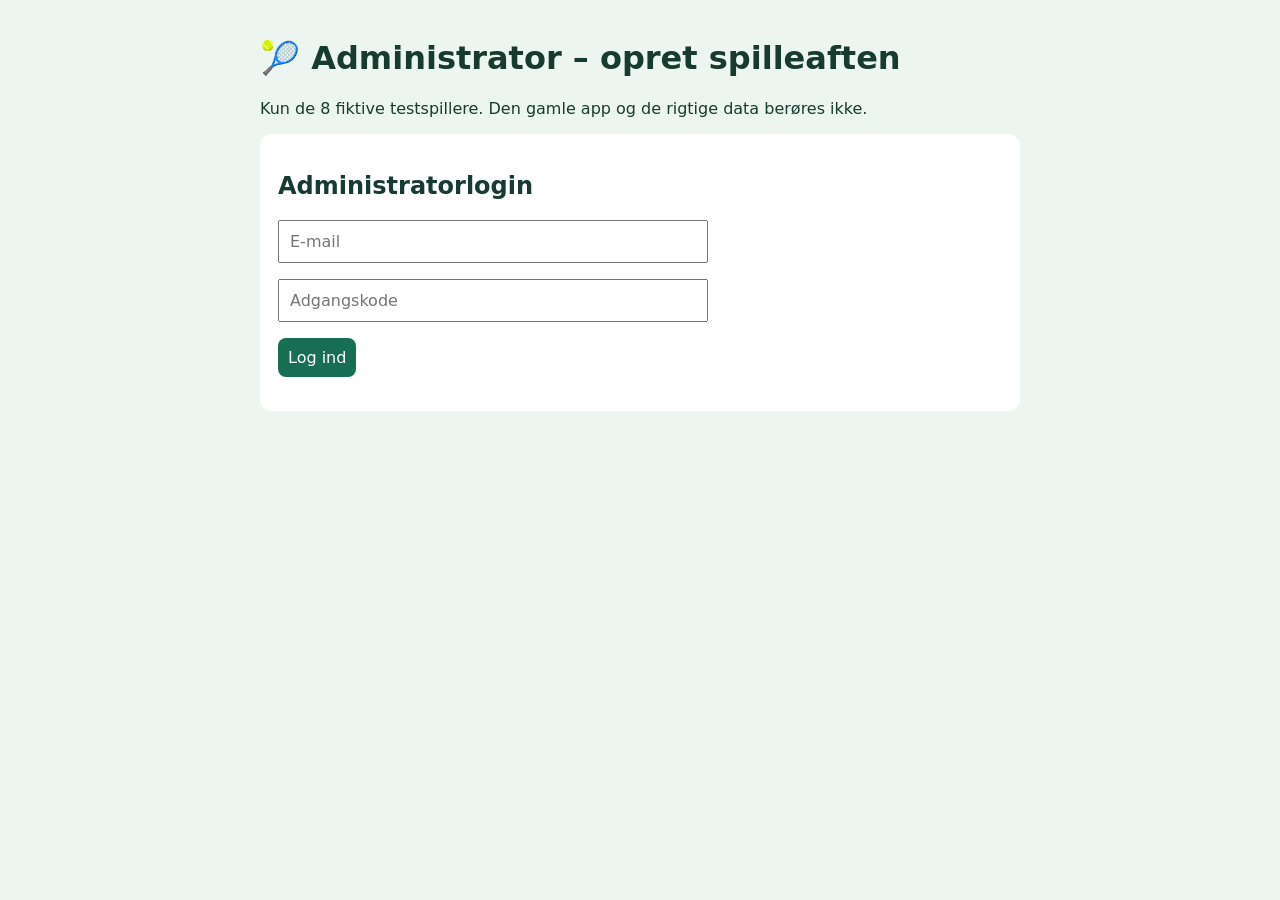
<file: supabase-admin-evening-test.html>
<!doctype html><html lang="da"><head><meta charset="utf-8"><meta name="viewport" content="width=device-width,initial-scale=1"><title>MiddleAgePadel – administratorens turneringstest</title><style>body{font:16px system-ui;background:#edf5f0;color:#173b30;max-width:760px;margin:auto;padding:18px}.card{background:#fff;padding:18px;border-radius:12px;margin:12px 0}input,button{font:inherit;padding:10px;box-sizing:border-box}input[type=email],input[type=password]{width:100%;max-width:430px}button{background:#176e52;color:white;border:0;border-radius:8px;cursor:pointer}button:disabled{opacity:.5}label.player{display:flex;gap:10px;align-items:center;padding:9px;border-bottom:1px solid #e2eee7}label.player input{width:20px;height:20px}small{color:#526f62}.error{color:#a32626}</style></head><body><h1>🎾 Administrator – opret spilleaften</h1><p>Kun de 8 fiktive testspillere. Den gamle app og de rigtige data berøres ikke.</p><div class="card" id="auth"><h2>Administratorlogin</h2><p><input id="email" type="email" autocomplete="username" placeholder="E-mail"></p><p><input id="password" type="password" autocomplete="current-password" placeholder="Adgangskode"></p><button id="login">Log ind</button><p id="loginStatus" role="status"></p></div><div id="editor" hidden><div class="card"><h2>1. Vælg deltagere</h2><p>Vælg 4 eller 8 spillere. Kampene fordeles på B10 og eventuelt B11.</p><div id="players"></div><p id="count"></p><button id="selectAll" type="button">Vælg alle 8</button> <button id="clear" type="button">Fravælg alle</button></div><div class="card"><h2>2. Opret spilleaften</h2><p><strong>Bemærk:</strong> Dette nulstiller kun testresultaterne og rating for de 8 fiktive spillere.</p><button id="create">Opret spilleaften og generér kampe</button><p id="status" role="status"></p></div><div class="card"><h2>3. Test spilleradgangen</h2><p><a href="supabase-player-test.html" target="_blank" rel="noopener">Åbn spillerlinket</a> på to telefoner og gem resultaterne.</p><button id="refresh">Hent seneste teststatus</button><div id="summary"></div></div><div class="card"><h2>4. Generér næste runde</h2><p>Alle kampe i den aktuelle runde skal være gemt. Maksimalt 5 runder i denne test.</p><button id="nextRound" disabled>Generér næste runde</button><p id="roundStatus" role="status"></p></div></div><script>
'use strict';
const URL='https://spukhyzmfeseggvutifz.supabase.co',KEY='sb_publishable_ON2uLdmVaQEjXGUjTDkZbw_d6uW54BZ';
const $=id=>document.getElementById(id);let token='';
async function rpc(name,args={}){const r=await fetch(URL+'/rest/v1/rpc/'+name,{method:'POST',headers:{apikey:KEY,Authorization:'Bearer '+token,'Content-Type':'application/json'},body:JSON.stringify(args),cache:'no-store'});const d=await r.json().catch(()=>({}));if(!r.ok)throw Error(r.status===404?'SQL 07 mangler i Supabase.':d.message||'HTTP '+r.status);return d}
function selected(){return [...document.querySelectorAll('[data-player]:checked')].map(x=>x.value)}
function count(){$('count').textContent=selected().length+' af 8 spillere valgt';$('create').disabled=![4,8].includes(selected().length)}
$('players').innerHTML=Array.from({length:8},(_,i)=>'<label class="player"><input type="checkbox" data-player value="test-'+(i+1)+'" checked> Testspiller '+(i+1)+'</label>').join('');document.querySelectorAll('[data-player]').forEach(x=>x.onchange=count);count();
$('selectAll').onclick=()=>{document.querySelectorAll('[data-player]').forEach(x=>x.checked=true);count()};
$('clear').onclick=()=>{document.querySelectorAll('[data-player]').forEach(x=>x.checked=false);count()};
$('login').onclick=async()=>{const b=$('login');b.disabled=true;$('loginStatus').textContent='Logger ind…';try{const r=await fetch(URL+'/auth/v1/token?grant_type=password',{method:'POST',headers:{apikey:KEY,'Content-Type':'application/json'},body:JSON.stringify({email:$('email').value.trim(),password:$('password').value})});const d=await r.json();$('password').value='';if(!r.ok||!d.access_token)throw Error('Login afvist');token=d.access_token;await rpc('padel_admin_test_get');$('auth').hidden=true;$('editor').hidden=false;await refresh()}catch(e){token='';$('loginStatus').textContent='Fejl: '+e.message}finally{b.disabled=false}};
function show(s){const rounds=s?.rounds||[],r=rounds[rounds.length-1],m=r?.matches||[];$('summary').textContent=m.length?'Runde '+r.roundNumber+' · '+m.map(x=>(x.court===0?'B10':'B11')+': '+(x.saved?'Gemt '+x.scoreA+'–'+x.scoreB:'Afventer resultat')).join(' | '):'Ingen kampe endnu';$('nextRound').disabled=!m.length||m.some(x=>!x.saved)||rounds.length>=5}
async function refresh(){try{show(await rpc('padel_admin_test_get'))}catch(e){$('summary').textContent='Fejl: '+e.message}}
$('refresh').onclick=refresh;
$('nextRound').onclick=async()=>{const b=$('nextRound');if(!confirm('Generér næste runde efter den opdaterede rating?'))return;b.disabled=true;$('roundStatus').textContent='Genererer…';try{const s=await rpc('padel_admin_test_next_round');show(s);$('roundStatus').textContent='✓ Runde '+s.currentRound+' er oprettet. Spillerne skal trykke Hent seneste resultater.'}catch(e){$('roundStatus').textContent='Fejl: '+e.message;await refresh()}};
$('create').onclick=async()=>{const ids=selected();if(![4,8].includes(ids.length))return;if(!confirm('Opret ny testspilleaften med '+ids.length+' spillere? Eksisterende TESTresultater nulstilles.'))return;const b=$('create');b.disabled=true;$('status').textContent='Opretter…';try{const s=await rpc('padel_admin_test_create_evening',{p_player_ids:ids});show(s);$('status').textContent='✓ Spilleaften oprettet med '+ids.length+' spillere og '+s.rounds[0].matches.length+' bane(r).';}catch(e){$('status').textContent='Fejl: '+e.message}finally{count()}};
</script></body></html>
</file>
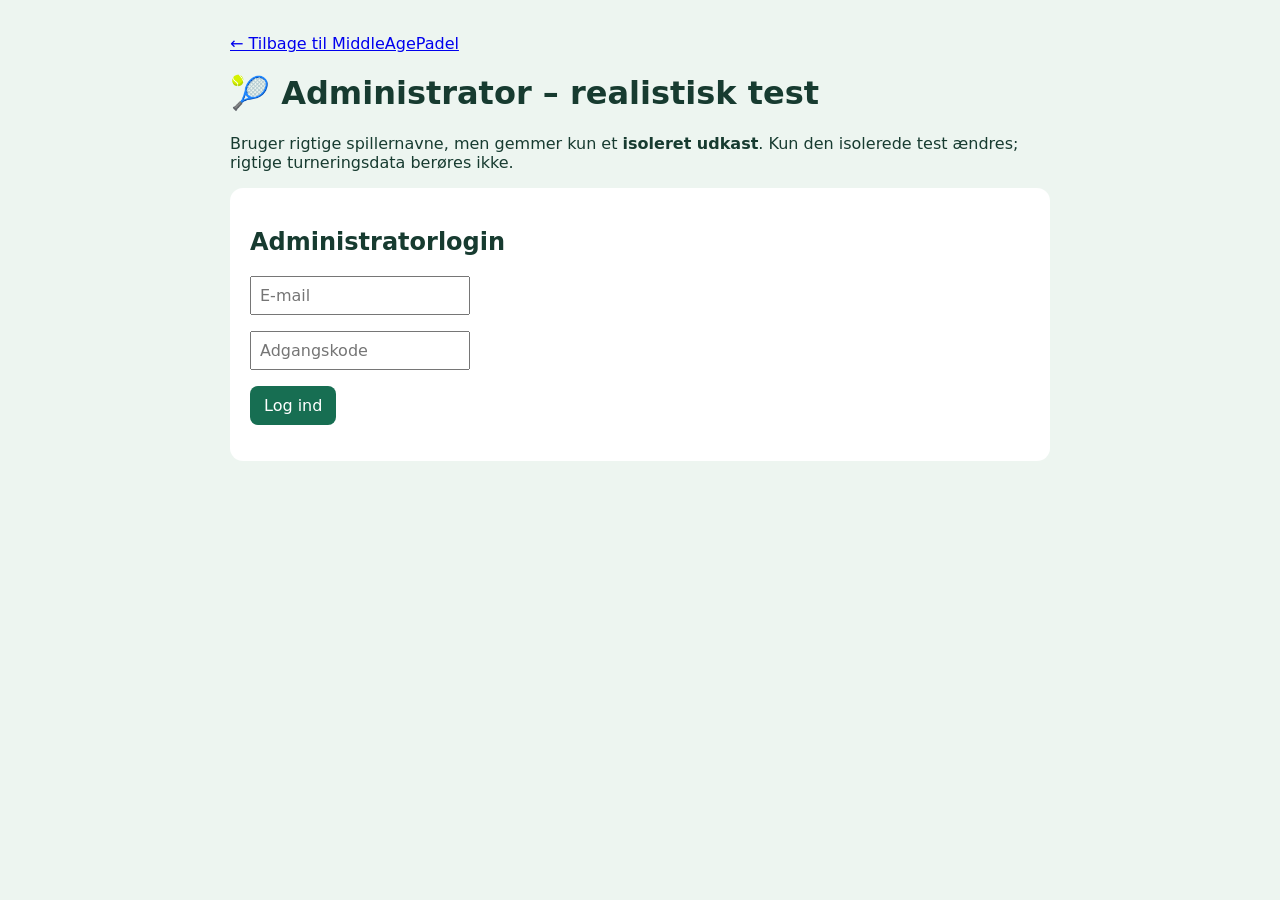
<file: supabase-admin-realistic-test.html>
<!doctype html><html lang="da"><head><meta charset="utf-8"><meta name="viewport" content="width=device-width,initial-scale=1"><title>MiddleAgePadel – realistisk administrationstest</title>
<style>body{font:16px system-ui;background:#edf5f0;color:#173b30;max-width:820px;margin:auto;padding:18px}.card{background:white;padding:20px;border-radius:13px;margin:14px 0}button{background:#176e52;color:white;border:0;border-radius:8px;padding:10px 14px;font:inherit;cursor:pointer}button:disabled{opacity:.5}input,select{font:inherit;padding:8px;max-width:100%;box-sizing:border-box}.player{display:grid;grid-template-columns:minmax(140px,1fr) 100px 120px;gap:8px;align-items:center;border-bottom:1px solid #e1eae5;padding:9px 0}.player select{width:100%}.muted{color:#5a7167}#workspace[hidden],#loginPanel[hidden]{display:none}@media(max-width:550px){.player{grid-template-columns:minmax(120px,1fr) 85px 105px;font-size:14px}}.overview{border-left:5px solid #176e52}.overview-grid{display:grid;grid-template-columns:repeat(3,minmax(0,1fr));gap:10px}.metric{background:#edf5f0;padding:12px;border-radius:9px}.metric strong{display:block;font-size:1.25rem}.quicklinks{display:flex;flex-wrap:wrap;gap:9px}.quicklinks a{color:#176e52;font-weight:650}.player-list{max-height:520px;overflow:auto}#summary{white-space:pre-wrap;overflow-wrap:anywhere}@media(max-width:550px){.overview-grid{grid-template-columns:1fr}} </style></head><body>
<p><a href="middleagepadel-ny.html">← Tilbage til MiddleAgePadel</a></p><h1>🎾 Administrator – realistisk test</h1><p>Bruger rigtige spillernavne, men gemmer kun et <strong>isoleret udkast</strong>. Kun den isolerede test ændres; rigtige turneringsdata berøres ikke.</p>
<section class="card" id="loginPanel"><h2>Administratorlogin</h2><p><input id="email" type="email" autocomplete="username" placeholder="E-mail"></p><p><input id="password" type="password" autocomplete="current-password" placeholder="Adgangskode"></p><button id="login">Log ind</button><p id="loginStatus" role="status"></p></section>
<div id="workspace" hidden><section class="card overview" id="overview"><h2>Overblik over spilleaftenen</h2><p id="eveningState" role="status">Henter status…</p><div class="overview-grid"><div class="metric">Deltagere<strong id="metricPlayers">–</strong></div><div class="metric">Runder<strong id="metricRounds">–</strong></div><div class="metric">Resultater<strong id="metricScores">–</strong></div></div><p id="eveningHint" class="muted"></p><p><button id="reloadEvening" type="button">Opdatér status og resultater</button></p><nav class="quicklinks" aria-label="Spring til trin"><a href="#step1">1. Spillere</a><a href="#step2">2. Planlæg</a><a href="#step3">3. Runde 1</a><a href="#step4">4. Næste runde</a><a href="#step5">5. Arkiv</a></nav></section><section class="card" id="step1"><h2>1. Vælg spillere og reserver</h2><p class="muted">Hver spiller kan være deltager, reserve eller ikke valgt. Antal deltagere skal være deleligt med fire.</p><p id="selectionNotice" class="muted" role="status"></p><div id="players" class="player-list"></div><p id="count"></p></section>
<section class="card" id="step2"><h2>2. Planlæg spilleaften</h2><label>Antal runder <input id="rounds" type="number" min="1" max="5" value="5"></label><p><button id="save" disabled>Gem isoleret testudkast</button> <button id="refresh">Hent eksisterende testudkast</button></p><p id="status" role="status"></p><pre id="summary"></pre></section><section class="card" id="step3"><h2 id="roundHeading">3. Aktuel runde og kampe</h2><p class="muted">Bruger dit gemte testudkast. Kampene vises her og på den separate spilleradgang.</p><button id="generate" disabled>Generér runde 1</button><p id="roundStatus" role="status"></p><div id="matches"></div></section><section class="card" id="step4"><h2>4. Generér næste runde (matchmaking v17)</h2><p>Alle resultater i den aktuelle runde skal være gemt. Testen understøtter 4 eller 8 deltagere og maksimalt 5 runder.</p><button id="nextRound" disabled>Generér næste runde</button><p id="nextStatus" role="status"></p><hr><h3>Sammenlign matchmaking v11 og v12</h3><p>Viser den senest genererede runde i v11 sammenlignet med et beregnet alternativ i v12. Ændrer ingen kampe.</p><button id="compare" type="button">Sammenlign v11 og v12</button><div id="comparison" role="status"></div><hr><h3>Sammenlign matchmaking v11 og v13</h3><p>V13 afprøver alle mulige holdfordelinger og forsøger først at undgå gentagne makkere og derefter at minimere den største ratingforskel på en bane. Ingen kampe ændres.</p><button id="compare13" type="button">Sammenlign v11 og v13</button><div id="comparison13" role="status"></div><hr><h3>Analyse af hele spilleaftenen</h3><p>Viser ratingforskelle, gentagne makkere og modstandere i alle genererede runder. Ændrer intet.</p><button id="eveningAnalysis" type="button">Analysér alle runder</button><div id="eveningAnalysisResult" role="status"></div><hr><h3>V14 – simulér hele aftenen</h3><p>Planlægger fem runder på én gang med fast rating fra aftenens start. Viser et hypotetisk alternativ – ikke faktiske kampresultater. Ændrer ingen data.</p><button id="simulate14" type="button">Simulér v14 (5 runder)</button><div id="simulation14" role="status"></div><p><button id="simulate14Archives" type="button">Sammenlign v14 på alle arkiverede aftener</button></p><div id="simulation14Archives" role="status"></div><p><button id="simulate141Archives" type="button">Sammenlign v11, v14 og v14.1 i arkiver</button></p><div id="simulation141Archives" role="status"></div><p><button id="simulate142Archives" type="button">Sammenlign v11, v14, v14.1 og v14.2</button></p><div id="simulation142Archives" role="status"></div><hr><h3>V15 – tre mulige kampprogrammer</h3><p>Sammenlign ratingbalance, modstandervariation og et kompromis på samme arkiverede aften. Kun simulering.</p><button id="simulate15Archives" type="button">Vis tre v15-forslag i testarkiver</button><div id="simulation15Archives" role="status"></div><hr><h3>V16 – kvalitetsstyret matchmaking</h3><p>Ingen gentagne makkere, mål om højst 300 point på en bane, derefter færrest gentagne modstandermøder og lavest samlet ratingforskel. Afprøves kun på arkiver.</p><button id="simulate16Archives" type="button">Test v16 på begge arkiver</button><div id="simulation16Archives" role="status"></div><hr><h3>V17 – sidste matchmakingtest</h3><p>Tester tolerancer på 100, 200 og 300 ratingpoint. Derefter vælger vi en løsning – ikke flere versioner.</p><button id="simulate17Archives" type="button">Kør afsluttende v17-test</button><div id="simulation17Archives" role="status"></div><p><a href="supabase-player-realistic-test.html?v=19" target="_blank" rel="noopener">Åbn spilleradgang til den realistiske test</a></p></section><section class="card" id="step5"><h2>5. Afslut og arkivér spilleaftenen</h2><p>Alle planlagte runder og resultater skal være gennemført. Arkivet gemmes separat fra din rigtige turneringshistorik.</p><button id="finish" disabled>Afslut og arkivér testen</button> <button id="archives">Vis testarkiv</button><p id="archiveStatus" role="status"></p><div id="archiveList"></div></section></div>
<script>
'use strict';const URL='https://spukhyzmfeseggvutifz.supabase.co',KEY='sb_publishable_ON2uLdmVaQEjXGUjTDkZbw_d6uW54BZ';
const $=id=>document.getElementById(id);let token='',players=[],eveningLocked=false;
async function rpc(name,args={}){const r=await fetch(URL+'/rest/v1/rpc/'+name,{method:'POST',headers:{apikey:KEY,Authorization:'Bearer '+token,'Content-Type':'application/json'},body:JSON.stringify(args),cache:'no-store'});const d=await r.json().catch(()=>({}));if(!r.ok)throw Error(d.message||'HTTP '+r.status);return d}
function showMatches(d){const host=$('matches');host.replaceChildren();const rounds=d?.rounds||[];if(!rounds.length){$('roundStatus').textContent='Ingen kampe genereret endnu.';return}const round=rounds[rounds.length-1],lookup=new Map((d.squad||[]).map(p=>[String(p.id),p.name]));$('roundStatus').textContent='✓ Runde '+round.roundNumber+' er genereret i den isolerede test.';for(const m of round.matches||[]){const block=document.createElement('p');const team=a=>(a||[]).map(id=>lookup.get(String(id))||'Ukendt spiller').join(' / ');block.textContent='Bane B'+(10+Number(m.court))+': '+team(m.teamA)+' mod '+team(m.teamB);host.append(block)}}
function applyEvening(d){const active=new Set((d?.tonightIds||[]).map(String)),reserve=new Set((d?.reserveIds||[]).map(String));eveningLocked=!!(d&&d.status!=='finished'&&(d.rounds||[]).length>0);document.querySelectorAll('[data-role]').forEach(el=>{el.value=active.has(String(el.dataset.role))?'active':reserve.has(String(el.dataset.role))?'reserve':'none';el.disabled=eveningLocked});$('rounds').value=d?.totalRounds||5;$('rounds').disabled=eveningLocked;$('selectionNotice').textContent=eveningLocked?'Spilleaftenen er i gang. Deltager- og reservevalg er låst, indtil aftenen er afsluttet og arkiveret.':d?.status==='draft'?'Gemt udkast indlæst. Du kan stadig ændre deltagerne før runde 1.':'Vælg deltagere og reserver til næste spilleaften.';recount()}function overview(d){const rounds=d?.rounds||[],matches=rounds.flatMap(r=>r.matches||[]),done=matches.filter(m=>m.saved).length,total=Number(d?.totalRounds||0),current=rounds.length,status=d?.status||'none';$('metricPlayers').textContent=(d?.tonightIds||[]).length+' + '+(d?.reserveIds||[]).length+' reserver';$('metricRounds').textContent=current+' / '+(total||'–');$('metricScores').textContent=done+' / '+matches.length;const allDone=matches.length>0&&done===matches.length,active=status!=='finished';$('roundHeading').textContent=current?'3. Aktuel runde og kampe – runde '+current:'3. Generér og kontrollér runde 1';$('generate').disabled=!(status==='draft'&&current===0);$('nextRound').disabled=!(active&&current>0&&current<total&&allDone);$('finish').disabled=!(active&&current===total&&allDone);$('generate').title=$('generate').disabled?'Kun muligt med et gemt udkast uden runder.':'';$('nextRound').title=$('nextRound').disabled?'Alle resultater i den aktive runde skal være gemt, og flere runder skal være planlagt.':'';$('finish').title=$('finish').disabled?'Alle planlagte runder og resultater skal være gennemført.':'';if(status==='none'){$('eveningState').textContent='Ingen spilleaften oprettet endnu.';$('eveningHint').textContent='Vælg deltagere under trin 1 og gem et udkast under trin 2.'}else if(status==='finished'){$('eveningState').textContent='Seneste spilleaften er afsluttet og arkiveret.';$('eveningHint').textContent='Du kan planlægge en ny aften. Tidligere arkiver forbliver gemt.'}else if(!current){$('eveningState').textContent='Udkast gemt · klar til runde 1.';$('eveningHint').textContent='Gå til trin 3 og generér første runde.'}else{$('eveningState').textContent='Spilleaften i gang · runde '+current+' af '+total+'.';$('eveningHint').textContent=done===matches.length?(current<total?'Alle resultater gemt. Gå til trin 4 for næste runde.':'Alle resultater gemt. Klar til arkivering under trin 5.'):'Der mangler '+(matches.length-done)+' resultat(er). Spillerne skal registrere dem, før næste runde.'}}async function loadOverview(){try{const d=await rpc('padel_admin_realistic_get');applyEvening(d);overview(d)}catch(e){$('eveningState').textContent='Kunne ikke hente overblik: '+e.message}}$('reloadEvening').onclick=loadOverview;function node(tag,content){const el=document.createElement(tag);el.textContent=content;return el}
function choices(){const active=[],reserve=[];document.querySelectorAll('[data-role]').forEach(el=>{if(el.value==='active')active.push(el.dataset.role);if(el.value==='reserve')reserve.push(el.dataset.role)});return {active,reserve}}
function recount(){const c=choices(),valid=c.active.length>=4&&c.active.length<=40&&c.active.length%4===0;$('count').textContent=c.active.length+' deltagere · '+c.reserve.length+' reserver · '+(eveningLocked?'Spilleaften i gang – deltagerlisten er låst':valid?'Klar til testudkast':'Vælg 4, 8, 12 osv. deltagere');$('save').disabled=!valid||eveningLocked;$('save').title=eveningLocked?'Afslut den igangværende spilleaften først.':''}
function render(){const host=$('players');host.replaceChildren();players.forEach(p=>{const line=document.createElement('div');line.className='player';line.append(node('span',p.name),node('span',String(p.ratingPoints??500)+' point'));const sel=document.createElement('select');sel.dataset.role=p.id;[['none','Ikke valgt'],['active','Deltager'],['reserve','Reserve']].forEach(([value,label])=>{const opt=document.createElement('option');opt.value=value;opt.textContent=label;sel.append(opt)});sel.onchange=recount;line.append(sel);host.append(line)});recount()}
$('login').onclick=async()=>{const b=$('login');b.disabled=true;$('loginStatus').textContent='Logger ind…';try{const r=await fetch(URL+'/auth/v1/token?grant_type=password',{method:'POST',headers:{apikey:KEY,'Content-Type':'application/json'},body:JSON.stringify({email:$('email').value.trim(),password:$('password').value})});const d=await r.json();$('password').value='';if(!r.ok||!d.access_token)throw Error('Login afvist ('+r.status+'): '+(d.msg||d.error_description||d.message||'Kontrollér e-mail og adgangskode'));token=d.access_token;$('loginPanel').hidden=true;$('workspace').hidden=false;$('status').textContent='Login godkendt. Henter spillerliste…';try{players=await rpc('padel_admin_realistic_players');render();$('status').textContent=players.length+' rigtige spillernavne indlæst. Ingen data ændret.'}catch(loadError){$('status').textContent='Login lykkedes, men spillerlisten kunne ikke hentes: '+loadError.message}await loadOverview()}catch(e){token='';$('loginStatus').textContent='Fejl: '+e.message}finally{b.disabled=false}};
$('save').onclick=async()=>{const c=choices(),rounds=Number($('rounds').value);if(eveningLocked){$('status').textContent='Spilleaftenen er i gang. Afslut og arkivér først.';return}if(!Number.isInteger(rounds)||rounds<1||rounds>5){$('status').textContent='Vælg 1-5 runder';return}if(!confirm('Gem et separat testudkast med '+c.active.length+' deltagere og '+c.reserve.length+' reserver? Rigtige turneringsdata ændres ikke.'))return;const b=$('save');b.disabled=true;$('status').textContent='Gemmer…';try{const result=await rpc('padel_admin_realistic_create',{p_player_ids:c.active,p_reserve_ids:c.reserve,p_total_rounds:rounds});$('status').textContent='✓ Testudkast gemt. Ingen rigtig turnering ændret.';$('summary').textContent=JSON.stringify(result,null,2);$('matches').replaceChildren();await loadOverview();$('roundStatus').textContent='Nyt udkast gemt. Klar til at generere runde 1.'}catch(e){$('status').textContent='Fejl: '+e.message}finally{recount()}};
$('refresh').onclick=async()=>{try{const d=await rpc('padel_admin_realistic_get');if(!d){$('summary').textContent='Intet testudkast gemt endnu';return}applyEvening(d);showMatches(d);overview(d);$('summary').textContent='Seneste udkast: '+(d.tonightIds||[]).length+' deltagere, '+(d.reserveIds||[]).length+' reserver, '+d.totalRounds+' runder.'}catch(e){$('status').textContent='Fejl: '+e.message}};
$('generate').onclick=async()=>{if(!confirm('Generér runde 1 i den isolerede test? Ingen rigtige turneringsdata ændres.'))return;const b=$('generate');if(b.disabled)return;b.disabled=true;$('roundStatus').textContent='Genererer runde 1…';try{const d=await rpc('padel_admin_realistic_first_round');showMatches(d);applyEvening(d);overview(d)}catch(e){$('roundStatus').textContent='Fejl: '+e.message}finally{await loadOverview()}};
$('nextRound').onclick=async()=>{if(!confirm('Generér næste runde med matchmaking v17 i den isolerede test?'))return;const b=$('nextRound');if(b.disabled)return;b.disabled=true;$('nextStatus').textContent='Genererer…';try{const d=await rpc('padel_admin_realistic_next_round_v17');showMatches(d);applyEvening(d);overview(d);$('nextStatus').textContent='✓ Runde '+d.currentRound+' er klar. Spillerne kan hente den på deres telefoner.'}catch(e){$('nextStatus').textContent='Fejl: '+e.message}finally{await loadOverview()}};
$('compare').onclick=async()=>{const b=$('compare'),out=$('comparison');b.disabled=true;out.replaceChildren();out.textContent='Beregner sammenligning…';try{const d=await rpc('padel_admin_compare_v11_v12');out.replaceChildren();const h=document.createElement('h4');h.textContent='Runde '+d.round+' – faktisk v11 og alternativ v12';out.append(h);for(const ver of ['v11','v12']){const v=d[ver],heading=document.createElement('h4');heading.textContent=ver.toUpperCase()+' · samlet ratingforskel '+v.totalRatingGap+' · gentagne makkerpar '+v.repeatedPartners;out.append(heading);for(const c of v.courts){const p=document.createElement('p');p.textContent=c.court+': '+c.teamA.join(' / ')+' ('+c.ratingA+') mod '+c.teamB.join(' / ')+' ('+c.ratingB+') · forskel '+c.ratingGap;out.append(p)}}const foot=document.createElement('p');foot.textContent='Kun sammenligning. Ingen kampe eller resultater er ændret.';out.append(foot)}catch(e){out.textContent='Kunne ikke sammenligne: '+e.message+' (kontrollér at SQL 21 er kørt)'}finally{b.disabled=false}};
$('compare13').onclick=async()=>{const b=$('compare13'),out=$('comparison13');b.disabled=true;out.textContent='Beregner alle mulige fordelinger…';try{const d=await rpc('padel_admin_compare_v11_v13');out.replaceChildren();const title=document.createElement('h4');title.textContent='Runde '+d.round+' – v11 mod v13';out.append(title);for(const ver of ['v11','v13']){const v=d[ver],heading=document.createElement('h4');heading.textContent=ver.toUpperCase()+' · samlet ratingforskel '+v.totalRatingGap+' · største baneforskel '+Math.max(...v.courts.map(c=>c.ratingGap))+' · gentagne makkerpar '+v.repeatedPartners;out.append(heading);for(const c of v.courts){const p=document.createElement('p');p.textContent=c.court+': '+c.teamA.join(' / ')+' ('+c.ratingA+') mod '+c.teamB.join(' / ')+' ('+c.ratingB+') · forskel '+c.ratingGap;out.append(p)}}const note=document.createElement('p');note.textContent='Kun sammenligning. Ingen kampe eller resultater er ændret.';out.append(note)}catch(e){out.textContent='Kunne ikke sammenligne: '+e.message+' (kontrollér at SQL 22 er kørt)'}finally{b.disabled=false}};
$('eveningAnalysis').onclick=async()=>{const b=$('eveningAnalysis'),out=$('eveningAnalysisResult');b.disabled=true;out.textContent='Analyserer spilleaftenen…';try{const d=await rpc('padel_admin_realistic_evening_analysis');out.replaceChildren();const h=document.createElement('h4');h.textContent='Samlet analyse – '+d.summary.roundCount+' runder';out.append(h);const summary=document.createElement('p');summary.textContent='Samlet ratingforskel: '+d.summary.totalRatingGap+' · Gentagne makkerpar: '+d.summary.repeatedPartners+' · Gentagne modstandermøder: '+d.summary.repeatedOpponentEncounters;out.append(summary);for(const r of d.rounds){const title=document.createElement('h4');title.textContent='Runde '+r.round+' · samlet forskel '+r.totalRatingGap+' · største baneforskel '+r.maxCourtGap+' · gentagne makkere '+r.repeatedPartners+' · gentagne modstandermøder '+r.repeatedOpponentEncounters;out.append(title);for(const c of r.courts){const p=document.createElement('p');p.textContent=c.court+': '+c.teamA.join(' / ')+' ('+c.ratingA+') mod '+c.teamB.join(' / ')+' ('+c.ratingB+') · forskel '+c.ratingGap;out.append(p)}}const note=document.createElement('p');note.textContent='Kun analyse af eksisterende v11-kampe. Ingen data er ændret.';out.append(note)}catch(e){out.textContent='Kunne ikke analysere: '+e.message+' (kontrollér at SQL 23 er kørt)'}finally{b.disabled=false}};

function v14Candidates(ids){
 const pairs=[];function rec(rest,acc){if(!rest.length){pairs.push(acc);return}const a=rest[0];for(let k=1;k<rest.length;k++)rec(rest.filter((_,j)=>j!==0&&j!==k),[...acc,[a,rest[k]]])}rec(ids,[]);
 const seen=new Set(),out=[];
 for(const ps of pairs){function courts(rem,acc){if(!rem.length){const signature=acc.map(c=>c.map(p=>p.join(':')).sort().join('~')).sort().join('|');if(!seen.has(signature)){seen.add(signature);out.push(acc)}return}const first=rem[0];for(let j=1;j<rem.length;j++)courts(rem.filter((_,k)=>k!==0&&k!==j),[...acc,[first,rem[j]]])}courts(ps,[])}
 return out;
}
function v14Baseline(data){
 const ratings=new Map((data.squad||[]).map(p=>[String(p.id),Number(p.ratingPoints??500)]));
 for(const round of data.rounds||[])for(const m of round.matches||[])if(m.saved&&Number(m.scoreA)!==Number(m.scoreB)){const delta=Number(m.scoreA)>Number(m.scoreB)?50:-50;for(const id of m.teamA)ratings.set(String(id),(ratings.get(String(id))||500)-delta);for(const id of m.teamB)ratings.set(String(id),(ratings.get(String(id))||500)+delta)}
 return ratings;
}
function v14Stats(rounds,ratings){
 const partners=new Set(),opponents=new Set();let repeats=0,opRepeat=0,total=0,max=0;
 const details=[];
 for(const courts of rounds){let roundGap=0,roundMax=0,roundRepeat=0,roundOpp=0;const courtDetails=[];
  for(const court of courts){const [a,b]=court;const sum=x=>x.reduce((n,id)=>n+(ratings.get(String(id))??500),0),gap=Math.abs(sum(a)-sum(b));roundGap+=gap;roundMax=Math.max(roundMax,gap);max=Math.max(max,gap);total+=gap;
   for(const team of court){const key=[...team].sort().join('|');if(partners.has(key)){repeats++;roundRepeat++}partners.add(key)}
   for(const x of a)for(const y of b){const key=[x,y].sort().join('|');if(opponents.has(key)){opRepeat++;roundOpp++}opponents.add(key)}
   courtDetails.push({a,b,ra:sum(a),rb:sum(b),gap});
  }details.push({total:roundGap,max:roundMax,repeats:roundRepeat,opponents:roundOpp,courts:courtDetails})
 }
 return {repeats,max,total,opRepeat,details};
}
function v14Score(s){return s.repeats*1e9+s.max*1e6+s.total*100+s.opRepeat}
async function v14Run(data,out,label,summaryOnly=false,mode='v14',totalCap=Infinity){
 const rounds=data.rounds||[],ids=(data.tonightIds||[]).map(String);
 if(ids.length!==8||rounds.length!==5)throw Error(label+': kræver 8 deltagere og 5 runder');
 const ratings=v14Baseline(data),names=new Map((data.squad||[]).map(p=>[String(p.id),p.name]));
 const actual=rounds.map(r=>(r.matches||[]).map(m=>[m.teamA.map(String),m.teamB.map(String)]));
 if(actual.some(r=>r.length!==2))throw Error(label+': manglende kampe');
 const candidates=v14Candidates(ids);out.textContent='Beregner '+label+'…';
 let beam=[{rounds:[],partners:new Set(),opponents:new Set(),repeats:0,max:0,total:0,opRepeat:0,score:0}];
 for(let step=0;step<5;step++){
  const next=[];
  for(const state of beam)for(const courts of candidates){
   const partners=new Set(state.partners),opponents=new Set(state.opponents);
   let repeats=state.repeats,opRepeat=state.opRepeat,total=state.total,max=state.max;
   for(const [a,b] of courts){
    const gap=Math.abs(a.reduce((v,id)=>v+(ratings.get(id)??500),0)-b.reduce((v,id)=>v+(ratings.get(id)??500),0));
    total+=gap;max=Math.max(max,gap);
    for(const team of [a,b]){const key=[...team].sort().join('|');if(partners.has(key))repeats++;partners.add(key)}
    for(const x of a)for(const y of b){const key=[x,y].sort().join('|');if(opponents.has(key))opRepeat++;opponents.add(key)}
   }
   const score=mode==='v17' ? repeats*1e12+Math.max(0,max-300)*1e9+Math.max(0,total-totalCap)*1e7+opRepeat*1e5+total*10+max : mode==='v16' ? repeats*1e12+Math.max(0,max-300)*1e9+opRepeat*1e6+total*100+max : mode==='v15-variety' ? repeats*1e12+opRepeat*1e8+Math.max(0,max-300)*1e5+max*100+total : mode==='v15-compromise' ? repeats*1e12+Math.max(0,max-300)*1e9+max*10000+total*100+opRepeat*5000 : mode==='v14.2' ? repeats*1e12+Math.max(0,max-300)*1e9+max*10000+total*25+opRepeat*1000 : mode==='v14.1' ? repeats*1e12+Math.max(0,max-300)*1e9+opRepeat*1e6+max*1000+total : repeats*1e9+max*1e6+total*100+opRepeat;
   next.push({rounds:[...state.rounds,courts],partners,opponents,repeats,opRepeat,total,max,score});
  }
  next.sort((a,b)=>a.score-b.score);
  const unique=new Set();beam=[];
  for(const state of next){const signature=[...state.partners].sort().join(',')+'#'+[...state.opponents].sort().join(',');if(unique.has(signature))continue;unique.add(signature);beam.push(state);if(beam.length>=((mode==='v16'||mode==='v17')?150:50))break}
 }
 if(!beam.length)throw Error(label+': ingen gyldig plan');
 const old=v14Stats(actual,ratings),sim=v14Stats(beam[0].rounds,ratings);
 out.replaceChildren();out.append(node('h4',label+' – v11 mod '+mode+' (fast startrating)'));
 out.append(node('p','V11: samlet '+old.total+' · største baneforskel '+old.max+' · gentagne makkere '+old.repeats+' · gentagne modstandermøder '+old.opRepeat));
 out.append(node('p',mode.toUpperCase()+': samlet '+sim.total+' · største baneforskel '+sim.max+' · gentagne makkere '+sim.repeats+' · gentagne modstandermøder '+sim.opRepeat));
 if(!summaryOnly)for(let i=0;i<beam[0].rounds.length;i++){
  const detail=sim.details[i];out.append(node('h4',mode.toUpperCase()+' – runde '+(i+1)+' · samlet forskel '+detail.total+' · største baneforskel '+detail.max));
  detail.courts.forEach((c,k)=>out.append(node('p','B'+(10+k)+': '+c.a.map(id=>names.get(id)||id).join(' / ')+' ('+c.ra+') mod '+c.b.map(id=>names.get(id)||id).join(' / ')+' ('+c.rb+') · forskel '+c.gap)));
 }
 out.append(node('p','Begge planer er vurderet med fast startrating. '+mode.toUpperCase()+' er en begrænset simulering, ikke en forudsigelse af kampresultater. Ingen data ændret.'));
 return {old,sim};
}
$('simulate14').onclick=async()=>{const b=$('simulate14'),out=$('simulation14');b.disabled=true;out.textContent='Henter testdata…';try{const data=await rpc('padel_admin_realistic_get');await v14Run(data,out,'Aktuel spilleaften')}catch(e){out.textContent='Kunne ikke simulere: '+e.message}finally{b.disabled=false}};
$('simulate14Archives').onclick=async()=>{const b=$('simulate14Archives'),out=$('simulation14Archives');b.disabled=true;out.textContent='Henter arkiver…';try{const archives=await rpc('padel_admin_realistic_archives');out.replaceChildren();let tested=0,better=0;for(const archive of archives){const section=document.createElement('section');out.append(section);try{const result=await v14Run(archive.data,section,'Testarkiv #'+archive.archiveId,true);tested++;if(result.sim.max<result.old.max)better++}catch(e){section.textContent='Testarkiv #'+archive.archiveId+': '+e.message}await new Promise(resolve=>setTimeout(resolve,0))}out.prepend(node('p','Gennemført '+tested+' arkiverede spilleaftener · v14 lavere største baneforskel i '+better+' af dem.'))}catch(e){out.textContent='Kunne ikke hente arkiver: '+e.message}finally{b.disabled=false}};
$('simulate141Archives').onclick=async()=>{const b=$('simulate141Archives'),out=$('simulation141Archives');b.disabled=true;out.textContent='Henter arkiver…';try{const archives=await rpc('padel_admin_realistic_archives');out.replaceChildren();let count=0;for(const archive of archives){const section=document.createElement('section');out.append(section);try{const base=document.createElement('div'),trial=document.createElement('div');section.append(base,trial);const old=await v14Run(archive.data,base,'Testarkiv #'+archive.archiveId,true,'v14');await new Promise(resolve=>setTimeout(resolve,0));const fresh=await v14Run(archive.data,trial,'Testarkiv #'+archive.archiveId,true,'v14.1');const note=node('p','Ændring fra v14 til v14.1: gentagne modstandermøder '+(fresh.sim.opRepeat-old.sim.opRepeat>=0?'+':'')+(fresh.sim.opRepeat-old.sim.opRepeat)+' · største baneforskel '+(fresh.sim.max-old.sim.max>=0?'+':'')+(fresh.sim.max-old.sim.max)+'.');section.append(note);count++}catch(e){section.append(node('p','Fejl: '+e.message))}await new Promise(resolve=>setTimeout(resolve,0))}out.prepend(node('p','Sammenlignet '+count+' arkiverede aftener. V14.1 prioriterer modstandervariation under et mål på højst 300 ratingpoint pr. bane; målet er ikke en garanti.'))}catch(e){out.textContent='Kunne ikke sammenligne: '+e.message}finally{b.disabled=false}};
$('simulate142Archives').onclick=async()=>{const b=$('simulate142Archives'),out=$('simulation142Archives');b.disabled=true;out.textContent='Henter arkiver…';try{const archives=await rpc('padel_admin_realistic_archives');out.replaceChildren();let count=0;for(const archive of archives){const section=document.createElement('section');out.append(section);try{const results=[];for(const mode of ['v14','v14.1','v14.2']){const part=document.createElement('div');section.append(part);const result=await v14Run(archive.data,part,'Testarkiv #'+archive.archiveId,true,mode);results.push({mode,stats:result.sim});await new Promise(resolve=>setTimeout(resolve,0))}const [v14,v141,v142]=results;section.append(node('p','V14.2 i forhold til v14.1: samlet ratingforskel '+(v142.stats.total-v141.stats.total)+' · største baneforskel '+(v142.stats.max-v141.stats.max)+' · gentagne modstandermøder '+(v142.stats.opRepeat-v141.stats.opRepeat)+'.'));count++}catch(e){section.append(node('p','Fejl: '+e.message))}await new Promise(resolve=>setTimeout(resolve,0))}out.prepend(node('p','Gennemgået '+count+' arkiverede aftener. V14.2 vægter ratingbalance og modstandervariation sammen, med mål om højst 300 point på en bane. Ingen data ændret.'))}catch(e){out.textContent='Kunne ikke sammenligne: '+e.message}finally{b.disabled=false}};
$('simulate15Archives').onclick=async()=>{const b=$('simulate15Archives'),out=$('simulation15Archives');b.disabled=true;out.textContent='Henter arkiver…';try{const archives=await rpc('padel_admin_realistic_archives');out.replaceChildren();let count=0;for(const archive of archives){const section=document.createElement('section');out.append(section);try{section.append(node('h3','Testarkiv #'+archive.archiveId));const rows=[];for(const [mode,label] of [['v14','Bedst ratingbalance'],['v15-variety','Bedst modstandervariation'],['v15-compromise','Kompromis']]){const scratch=document.createElement('div');const result=await v14Run(archive.data,scratch,'Testarkiv #'+archive.archiveId,true,mode);rows.push({label,...result.sim});await new Promise(resolve=>setTimeout(resolve,0))}const actual=v14Stats(archive.data.rounds.map(r=>r.matches.map(m=>[m.teamA.map(String),m.teamB.map(String)])),v14Baseline(archive.data));rows.unshift({label:'Faktisk v11',...actual});for(const item of rows)section.append(node('p',item.label+': samlet ratingforskel '+item.total+' · største baneforskel '+item.max+' · gentagne makkerpar '+item.repeats+' · gentagne modstandermøder '+item.opRepeat));section.append(node('p','Bemærk: De tre forslag er heuristiske søgninger, ikke dokumenteret optimale løsninger. De bruger fast startrating og forudsiger ikke resultater.'));count++}catch(e){section.append(node('p','Kunne ikke analysere dette arkiv: '+e.message))}await new Promise(resolve=>setTimeout(resolve,0))}out.prepend(node('p','V15: '+count+' arkiver gennemgået. Ingen turneringsdata ændret.'))}catch(e){out.textContent='Kunne ikke hente arkiver: '+e.message}finally{b.disabled=false}};
$('simulate16Archives').onclick=async()=>{const b=$('simulate16Archives'),out=$('simulation16Archives');b.disabled=true;out.textContent='Henter arkiver…';try{const archives=await rpc('padel_admin_realistic_archives');out.replaceChildren();let count=0;for(const archive of archives){const section=document.createElement('section');out.append(section);try{const baseline=document.createElement('div'),resultDiv=document.createElement('div');section.append(baseline,resultDiv);const v14=await v14Run(archive.data,baseline,'Testarkiv #'+archive.archiveId,true,'v14');await new Promise(resolve=>setTimeout(resolve,0));const v16=await v14Run(archive.data,resultDiv,'Testarkiv #'+archive.archiveId,true,'v16');section.append(node('p','V16 kvalitetskontrol: '+(v16.sim.repeats===0?'ingen gentagne makkerpar':'ADVARSEL: gentagne makkerpar')+' · '+(v16.sim.max<=300?'300-pointmålet opfyldt':'300-pointmålet ikke opfyldt')+'.'));section.append(node('p','Forskel fra v14: samlet ratingforskel '+(v16.sim.total-v14.sim.total)+' · største baneforskel '+(v16.sim.max-v14.sim.max)+' · gentagne modstandermøder '+(v16.sim.opRepeat-v14.sim.opRepeat)+'.'));count++}catch(e){section.append(node('p','Kunne ikke teste arkivet: '+e.message))}await new Promise(resolve=>setTimeout(resolve,0))}out.prepend(node('p','V16 gennemført på '+count+' arkiver. Begrænset beam search (150 spor), ingen garanti for globalt optimum. Ingen data ændret.'))}catch(e){out.textContent='Kunne ikke sammenligne: '+e.message}finally{b.disabled=false}};
$('simulate17Archives').onclick=async()=>{const b=$('simulate17Archives'),out=$('simulation17Archives');b.disabled=true;out.textContent='Beregner afsluttende test…';try{const archives=await rpc('padel_admin_realistic_archives');out.replaceChildren();for(const archive of archives){const section=document.createElement('section');out.append(section);try{section.append(node('h3','Testarkiv #'+archive.archiveId));const scratch=document.createElement('div');const baseline=await v14Run(archive.data,scratch,'Arkiv',true,'v14');const base=baseline.sim;section.append(node('p','Bedst fundne ratingbalance (v14): samlet '+base.total+' · største baneforskel '+base.max+' · gentagne modstandermøder '+base.opRepeat));const options=[];for(const tolerance of [100,200,300]){const temp=document.createElement('div');const trial=await v14Run(archive.data,temp,'Arkiv',true,'v17',base.total+tolerance);const s=trial.sim;const meets=s.repeats===0&&s.max<=300&&s.total<=base.total+tolerance;options.push({tolerance,...s,meets});section.append(node('p','Tolerance '+tolerance+': samlet '+s.total+' · største baneforskel '+s.max+' · gentagne makkere '+s.repeats+' · gentagne modstandermøder '+s.opRepeat+' · '+(meets?'mål opfyldt':'mål ikke opfyldt')));await new Promise(resolve=>setTimeout(resolve,0))}const valid=options.filter(x=>x.meets).sort((a,b)=>a.opRepeat-b.opRepeat||a.total-b.total||a.max-b.max);if(valid.length)section.append(node('p','Bedste fundne inden for kvalitetskravene: tolerance '+valid[0].tolerance+' ('+valid[0].opRepeat+' gentagne modstandermøder).'));else section.append(node('p','Ingen af de fundne planer opfylder alle kvalitetskrav.'));}catch(e){section.append(node('p','Fejl: '+e.message))}}out.prepend(node('p','Afsluttende v17-test. Resultaterne er heuristiske og bruger fast startrating. Ingen data ændret.'))}catch(e){out.textContent='Testen fejlede: '+e.message}finally{b.disabled=false}};
function renderArchive(items){const host=$('archiveList');host.replaceChildren();if(!items.length){host.append(node('p','Ingen arkiverede testspilleaftener endnu.'));return}for(const a of items){const d=a.data||{},section=document.createElement('section');section.style.borderTop='1px solid #dbe8e0';section.style.paddingTop='12px';const date=new Date(a.archivedAt).toLocaleString('da-DK');section.append(node('h3','Testarkiv #'+a.archiveId+' · '+date));const rounds=d.rounds||[],lookup=new Map((d.squad||[]).map(p=>[String(p.id),p.name]));section.append(node('p',rounds.length+' runder · '+rounds.reduce((n,r)=>n+(r.matches||[]).length,0)+' kampe'));for(const r of rounds){section.append(node('h4','Runde '+r.roundNumber));for(const m of r.matches||[]){const names=team=>(team||[]).map(id=>lookup.get(String(id))||'Ukendt').join(' / ');section.append(node('p','Bane B'+(10+Number(m.court))+': '+names(m.teamA)+' mod '+names(m.teamB)+' · '+m.scoreA+'–'+m.scoreB))}}const ids=new Set(d.tonightIds||[]),ranking=(d.squad||[]).filter(p=>ids.has(p.id)).sort((a,b)=>(b.ratingPoints||0)-(a.ratingPoints||0));section.append(node('h4','Samlet rating efter testen'));for(const p of ranking)section.append(node('p',p.name+': '+(p.ratingPoints??500)));host.append(section)}}
$('finish').onclick=async()=>{if(!confirm('Afslut og arkivér den gennemførte TEST? Dette låser testspilleaftenen og gemmer alle runder. Rigtige data ændres ikke.'))return;const b=$('finish');if(b.disabled)return;b.disabled=true;$('archiveStatus').textContent='Arkiverer…';try{const result=await rpc('padel_admin_realistic_finish');$('archiveStatus').textContent='✓ Test afsluttet. Arkiv #'+result.archiveId+' · '+result.rounds+' runder og '+result.matches+' kampe gemt.';const items=await rpc('padel_admin_realistic_archives');renderArchive(items);await loadOverview()}catch(e){$('archiveStatus').textContent='Fejl: '+e.message}finally{await loadOverview()}};
$('archives').onclick=async()=>{const b=$('archives');b.disabled=true;$('archiveStatus').textContent='Henter arkiv…';try{const items=await rpc('padel_admin_realistic_archives');renderArchive(items);$('archiveStatus').textContent=items.length+' arkiverede testspilleaftener fundet.'}catch(e){$('archiveStatus').textContent='Fejl: '+e.message}finally{b.disabled=false}};
</script></body></html>
</file>
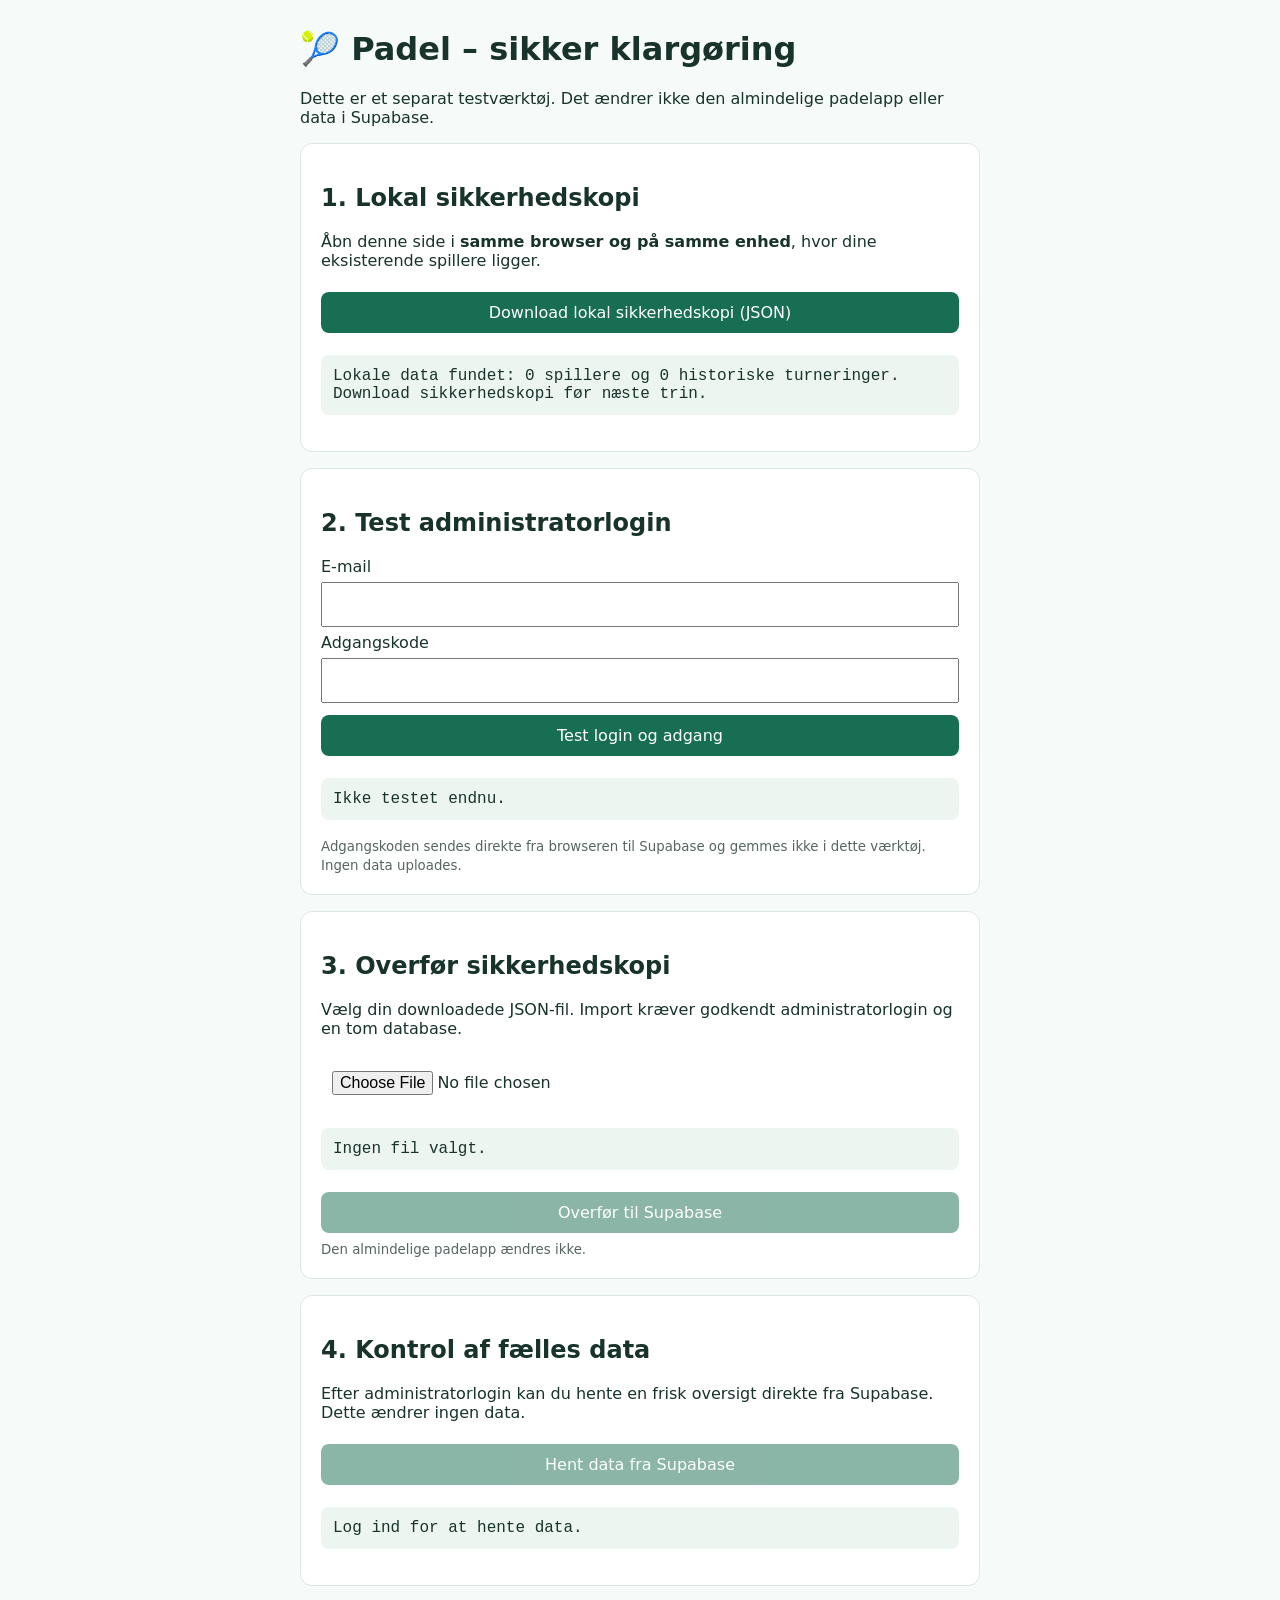
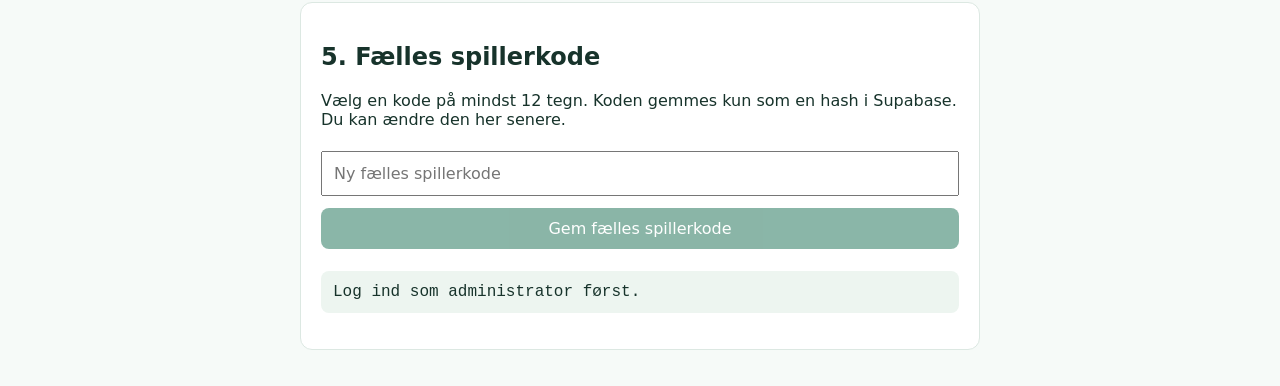
<file: supabase-admin.html>
<!doctype html>
<html lang="da"><head><meta charset="utf-8"><meta name="viewport" content="width=device-width, initial-scale=1"><title>Padel – Supabase klargøring</title>
<style>body{font:16px system-ui,sans-serif;max-width:680px;margin:30px auto;padding:0 18px;background:#f6faf8;color:#17332b}section{background:white;padding:20px;margin:16px 0;border-radius:12px;border:1px solid #dce8e2}input,button{font:inherit;padding:11px;margin:6px 0;width:100%;box-sizing:border-box}button{background:#176e52;color:white;border:0;border-radius:8px;cursor:pointer}button:disabled{opacity:.5}pre{white-space:pre-wrap;overflow-wrap:anywhere;background:#edf5f0;padding:12px;border-radius:8px}small{color:#56665f}</style></head>
<body><h1>🎾 Padel – sikker klargøring</h1><p>Dette er et separat testværktøj. Det ændrer ikke den almindelige padelapp eller data i Supabase.</p>
<section><h2>1. Lokal sikkerhedskopi</h2><p>Åbn denne side i <strong>samme browser og på samme enhed</strong>, hvor dine eksisterende spillere ligger.</p><button id="backup">Download lokal sikkerhedskopi (JSON)</button><pre id="localStatus">Ikke undersøgt endnu.</pre></section>
<section><h2>2. Test administratorlogin</h2><label>E-mail<input id="email" type="email" autocomplete="username"></label><label>Adgangskode<input id="password" type="password" autocomplete="current-password"></label><button id="login">Test login og adgang</button><pre id="remoteStatus">Ikke testet endnu.</pre><small>Adgangskoden sendes direkte fra browseren til Supabase og gemmes ikke i dette værktøj. Ingen data uploades.</small></section>
<section><h2>3. Overfør sikkerhedskopi</h2><p>Vælg din downloadede JSON-fil. Import kræver godkendt administratorlogin og en tom database.</p><input type="file" id="backupFile" accept=".json,application/json"><pre id="importStatus">Ingen fil valgt.</pre><button id="upload" disabled>Overfør til Supabase</button><small>Den almindelige padelapp ændres ikke.</small></section>
<section><h2>4. Kontrol af fælles data</h2><p>Efter administratorlogin kan du hente en frisk oversigt direkte fra Supabase. Dette ændrer ingen data.</p><button id="refreshCloud" disabled>Hent data fra Supabase</button><pre id="cloudStatus">Log ind for at hente data.</pre></section>
<section><h2>5. Fælles spillerkode</h2><p>Vælg en kode på mindst 12 tegn. Koden gemmes kun som en hash i Supabase. Du kan ændre den her senere.</p><input id="playerCodeNew" type="password" minlength="12" placeholder="Ny fælles spillerkode"><button id="setPlayerCode" disabled>Gem fælles spillerkode</button><pre id="playerCodeStatus">Log ind som administrator først.</pre></section>
<script>
'use strict';
const PROJECT='https://spukhyzmfeseggvutifz.supabase.co';
const KEY='sb_publishable_ON2uLdmVaQEjXGUjTDkZbw_d6uW54BZ';
const STORAGE='padelMatchmakerVersion7', LEGACY='padelMatchmakerVersion5';
let adminToken=null, selectedState=null;
const localStatus=document.getElementById('localStatus'), remoteStatus=document.getElementById('remoteStatus');
function localData(){const raw=localStorage.getItem(STORAGE)||localStorage.getItem(LEGACY);if(!raw)throw Error('Ingen lokale turneringsdata fundet. Åbn siden i den browser, hvor data er gemt.');const state=JSON.parse(raw);if(!Array.isArray(state.squad)||!Array.isArray(state.rounds))throw Error('Lokale data har uventet format.');return state;}
document.getElementById('backup').onclick=()=>{
 try{const data=localData();const payload={format:'padel-local-backup-v1',exportedAt:new Date().toISOString(),state:data};const blob=new Blob([JSON.stringify(payload,null,2)],{type:'application/json'});const url=URL.createObjectURL(blob);const a=document.createElement('a');a.href=url;a.download='padel-sikkerhedskopi-'+new Date().toISOString().slice(0,10)+'.json';a.click();setTimeout(()=>URL.revokeObjectURL(url),1000);localStatus.textContent='Sikkerhedskopi hentet. Spillere: '+data.squad.length+'. Historiske turneringer: '+(data.tournamentHistory||[]).length+'. Gem filen sikkert.';}catch(e){localStatus.textContent=e.message;}
};
document.getElementById('login').onclick=async()=>{
 const button=document.getElementById('login');button.disabled=true;remoteStatus.textContent='Kontrollerer adgang...';
 try{
  adminToken=null;document.getElementById('upload').disabled=true;document.getElementById('refreshCloud').disabled=true;document.getElementById('setPlayerCode').disabled=true;
  const email=document.getElementById('email').value.trim(),password=document.getElementById('password').value;
  if(!email||!password)throw Error('Indtast e-mail og adgangskode.');
  const response=await fetch(PROJECT+'/auth/v1/token?grant_type=password',{method:'POST',headers:{'Content-Type':'application/json','apikey':KEY},body:JSON.stringify({email,password})});
  const auth=await response.json();document.getElementById('password').value='';
  if(!response.ok||!auth.access_token)throw Error('Login afvist. Kontrollér e-mail, adgangskode og at brugeren er oprettet i Authentication.');
  const headers={apikey:KEY,Authorization:'Bearer '+auth.access_token};
  const check=await fetch(PROJECT+'/rest/v1/padel_admins?select=user_id&limit=1',{headers});
  if(!check.ok)throw Error('Login virker, men administratorrettigheder kunne ikke kontrolleres (HTTP '+check.status+').');
  const admins=await check.json();
  if(!admins.length)throw Error('Login virker, men brugeren er ikke registreret i padel_admins.');
  const state=await fetch(PROJECT+'/rest/v1/padel_state?select=version,updated_at&id=eq.main',{headers});
  if(!state.ok)throw Error('Administrator er godkendt, men læsning af padel_state fejlede (HTTP '+state.status+').');
  const rows=await state.json();
  adminToken=auth.access_token;document.getElementById('upload').disabled=!selectedState;document.getElementById('refreshCloud').disabled=false;document.getElementById('setPlayerCode').disabled=false;
  remoteStatus.textContent='✓ Administratorlogin godkendt. '+(rows.length?'Supabase indeholder allerede data (version '+rows[0].version+'). Ingen ændringer foretaget.':'Supabase er endnu tom. Ingen ændringer foretaget.');
 }catch(e){remoteStatus.textContent='Status: '+e.message;}finally{button.disabled=false;}
};
try{const s=localData();localStatus.textContent='Lokale data fundet: '+s.squad.length+' spillere og '+(s.tournamentHistory||[]).length+' historiske turneringer. Download sikkerhedskopi før næste trin.';}catch(e){localStatus.textContent=e.message;}

const importStatus=document.getElementById('importStatus');
document.getElementById('backupFile').onchange=async event=>{
 selectedState=null;document.getElementById('upload').disabled=true;
 try{
  const file=event.target.files[0];if(!file)throw Error('Vælg en fil.');
  if(file.size>8*1024*1024)throw Error('Filen er større end 8 MB.');
  const backup=JSON.parse(await file.text());
  if(backup.format!=='padel-local-backup-v1')throw Error('Vælg JSON-sikkerhedskopien fra denne side.');
  const state=backup.state;
  if(!state||!Array.isArray(state.squad)||!Array.isArray(state.rounds)||!Array.isArray(state.tournamentHistory)||!Array.isArray(state.tonightIds)||!Array.isArray(state.reserveIds))throw Error('Ufuldstændige turneringsdata.');
  if(state.squad.some(p=>!p||typeof p.id!=='string'||typeof p.name!=='string'||!Number.isFinite(p.ratingPoints)))throw Error('Ugyldige spillerdata.');
  if(new Set(state.squad.map(p=>p.id)).size!==state.squad.length)throw Error('Dublerede spiller-ID.');
  selectedState=state;
  importStatus.textContent='Klar til import: '+state.squad.length+' spillere, '+state.rounds.length+' runder og '+state.tournamentHistory.length+' historiske turneringer.';
  document.getElementById('upload').disabled=!adminToken;
 }catch(err){importStatus.textContent='Fejl: '+err.message;}
};
document.getElementById('upload').onclick=async()=>{
 const button=document.getElementById('upload');button.disabled=true;
 try{
  if(!adminToken||!selectedState)throw Error('Log ind og vælg filen først.');
  const headers={apikey:KEY,Authorization:'Bearer '+adminToken};
  const check=await fetch(PROJECT+'/rest/v1/padel_state?select=version&id=eq.main',{headers,cache:'no-store'});
  if(!check.ok)throw Error('Kan ikke kontrollere databasen (HTTP '+check.status+').');
  if((await check.json()).length)throw Error('Databasen indeholder allerede data. Intet er ændret.');
  const state=selectedState;
  if(!confirm('Overfør '+state.squad.length+' spillere og '+state.tournamentHistory.length+' historiske turneringer til Supabase?')){importStatus.textContent='Annulleret.';return;}
  importStatus.textContent='Overfører...';
  const res=await fetch(PROJECT+'/rest/v1/rpc/padel_admin_save_state',{method:'POST',headers:{...headers,'Content-Type':'application/json'},body:JSON.stringify({p_data:state,p_expected_version:0})});
  if(!res.ok)throw Error('Supabase afviste importen (HTTP '+res.status+'): '+(await res.text()).slice(0,250));
  const version=await res.json();
  const verify=await fetch(PROJECT+'/rest/v1/padel_state?select=version,data&id=eq.main',{headers,cache:'no-store'});
  if(!verify.ok)throw Error('Data blev gemt, men efterkontrol fejlede. Importér IKKE igen.');
  const rows=await verify.json(),stored=rows[0];
  if(rows.length!==1||stored.version!==version||stored.data.squad?.length!==state.squad.length||stored.data.rounds?.length!==state.rounds.length||stored.data.tournamentHistory?.length!==state.tournamentHistory.length)throw Error('Efterkontrol stemmer ikke. Importér IKKE igen.');
  importStatus.textContent='✓ Data overført og kontrolleret! Version '+version+'. '+state.squad.length+' spillere, '+state.tournamentHistory.length+' historiske turneringer. Behold din backup.';
 }catch(err){importStatus.textContent='Status: '+err.message;}finally{button.disabled=false;}
};

document.getElementById('refreshCloud').onclick=async()=>{
 const out=document.getElementById('cloudStatus');
 try{
  if(!adminToken)throw Error('Log ind først.');
  out.textContent='Henter fra Supabase...';
  const response=await fetch(PROJECT+'/rest/v1/padel_state?select=version,updated_at,data&id=eq.main',{headers:{apikey:KEY,Authorization:'Bearer '+adminToken},cache:'no-store'});
  if(!response.ok)throw Error('Supabase svarede HTTP '+response.status);
  const rows=await response.json();
  if(!rows.length){out.textContent='Databasen er tom.';return;}
  const row=rows[0],data=row.data||{};
  out.textContent='✓ Data læst fra Supabase.\nVersion: '+row.version+'\nSpillere: '+(data.squad||[]).length+'\nHistoriske turneringer: '+(data.tournamentHistory||[]).length+'\nAktive runder: '+(data.rounds||[]).length+'\nSidst gemt: '+row.updated_at+'\n\nIngen data er ændret.';
 }catch(err){out.textContent='Fejl: '+err.message;}
};

document.getElementById('setPlayerCode').onclick=async()=>{
 const out=document.getElementById('playerCodeStatus'),input=document.getElementById('playerCodeNew'),code=input.value;
 if(!adminToken){out.textContent='Log ind først.';return;}
 if(code.length<12){out.textContent='Brug mindst 12 tegn.';return;}
 if(!confirm('Vil du aktivere/ændre den fælles spillerkode? Den tidligere kode stopper straks med at virke.'))return;
 const btn=document.getElementById('setPlayerCode');btn.disabled=true;
 try{
  const res=await fetch(PROJECT+'/rest/v1/rpc/padel_admin_set_player_code',{method:'POST',headers:{apikey:KEY,Authorization:'Bearer '+adminToken,'Content-Type':'application/json'},body:JSON.stringify({p_code:code})});
  if(!res.ok)throw Error('Supabase afviste koden (HTTP '+res.status+'): '+(await res.text()).slice(0,250));
  input.value='';out.textContent='✓ Fælles spillerkode er gemt sikkert. Del koden direkte med spillerne.';
 }catch(err){out.textContent='Fejl: '+err.message+'\nHar du kørt SQL-script 03 i Supabase?';}
 finally{btn.disabled=false;}
};
</script></body></html>
</file>
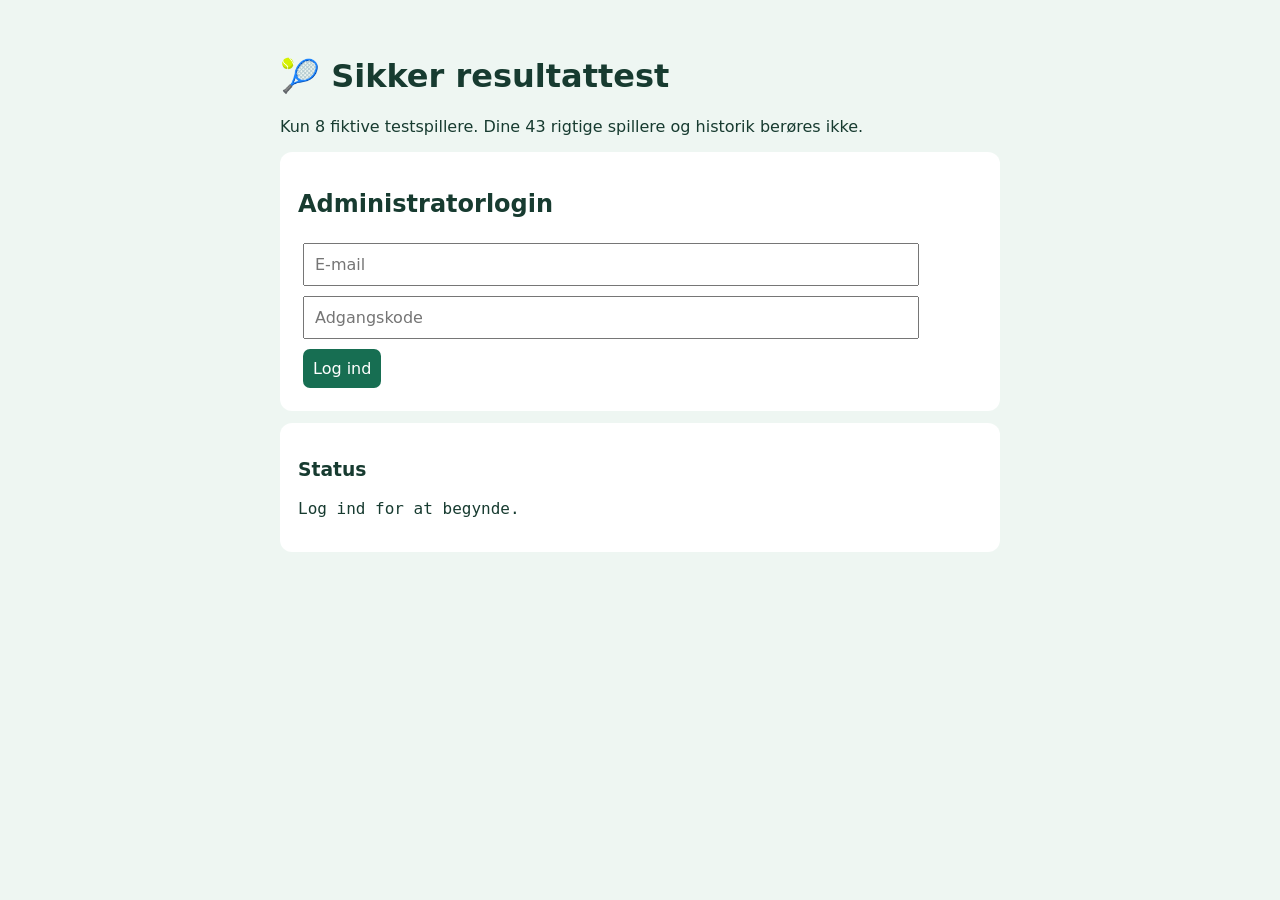
<file: supabase-match-test.html>
<!doctype html><html lang="da"><head><meta charset="utf-8"><meta name="viewport" content="width=device-width,initial-scale=1"><title>Padel – isoleret resultattest</title><style>body{font:16px system-ui;background:#eef6f2;color:#173b30;max-width:720px;margin:20px auto;padding:16px}.card{background:white;border-radius:12px;padding:18px;margin:12px 0}input,button{font:inherit;padding:10px;margin:5px;box-sizing:border-box}button{background:#176e52;color:white;border:0;border-radius:7px}button:disabled{opacity:.5}input[type=number]{width:75px}input[type=email],input[type=password]{width:90%}pre{white-space:pre-wrap}small{color:#49675d}</style></head><body><h1>🎾 Sikker resultattest</h1><p>Kun 8 fiktive testspillere. Dine 43 rigtige spillere og historik berøres ikke.</p><div class="card" id="auth"><h2>Administratorlogin</h2><input id="email" type="email" placeholder="E-mail"><input id="password" type="password" placeholder="Adgangskode"><button id="login">Log ind</button></div><div class="card" id="tools" hidden><button id="reset">Opret/nulstil testturnering</button><button id="refresh" type="button">Hent testresultater</button><p id="feedback" role="status" aria-live="polite">Klik for at hente de seneste resultater.</p><p><small>Nulstil påvirker kun testturneringen.</small></p></div><div id="matches"></div><div class="card"><h3>Status</h3><pre id="status">Log ind for at begynde.</pre></div><script>
const URL='https://spukhyzmfeseggvutifz.supabase.co',KEY='sb_publishable_ON2uLdmVaQEjXGUjTDkZbw_d6uW54BZ';
let token=null,busy=false;
const el=id=>document.getElementById(id);
async function rpc(name,body={}){const r=await fetch(URL+'/rest/v1/rpc/'+name,{method:'POST',headers:{apikey:KEY,Authorization:'Bearer '+token,'Content-Type':'application/json'},body:JSON.stringify(body),cache:'no-store'});const data=await r.json().catch(()=>null);if(!r.ok)throw Error(data?.message||'HTTP '+r.status);return data}
function render(s){const matches=s?.rounds?.[0]?.matches||[],p=new Map((s?.squad||[]).map(x=>[x.id,x]));el('matches').innerHTML=matches.map(m=>'<div class="card"><h3>Bane '+(m.court===0?'B10':'B11')+'</h3><p>'+m.teamA.map(id=>p.get(id)?.name).join(' / ')+' mod '+m.teamB.map(id=>p.get(id)?.name).join(' / ')+'</p>'+(m.saved?'<strong>Gemt: '+m.scoreA+'–'+m.scoreB+'</strong>':'<input type="number" min="0" max="99" id="a-'+m.id+'" placeholder="Par 1"><input type="number" min="0" max="99" id="b-'+m.id+'" placeholder="Par 2"><button data-match="'+m.id+'">Gem</button>')+'</div>').join('');document.querySelectorAll('[data-match]').forEach(b=>b.onclick=()=>save(b.dataset.match));el('status').textContent=(s?.squad||[]).map(x=>x.name+': '+x.ratingPoints+' point, '+x.games+' kampe').join('\n')||'Ingen testturnering endnu.'}
async function refresh(){const btn=el('refresh');btn.disabled=true;el('status').textContent='Henter de nyeste testresultater fra Supabase…';try{const data=await rpc('padel_admin_test_get');render(data);el('feedback').textContent='✓ Opdateret fra Supabase kl. '+new Date().toLocaleTimeString('da-DK');}catch(e){el('status').textContent='Kunne ikke hente resultater: '+e.message;el('feedback').textContent='Opdatering mislykkedes';}finally{btn.disabled=false}}
async function save(id){if(busy)return;const a=el('a-'+id),b=el('b-'+id);if(!a.value||!b.value){alert('Udfyld begge felter');return}const x=Number(a.value),y=Number(b.value);if(!Number.isInteger(x)||!Number.isInteger(y)||x<0||y<0||x>99||y>99||x===y){alert('Indtast to forskellige heltal fra 0 til 99');return}busy=true;try{render(await rpc('padel_admin_test_score',{p_match_id:id,p_score_a:x,p_score_b:y}));alert('Resultat gemt')}catch(e){alert('Afvist: '+e.message);await refresh()}finally{busy=false}}
el('login').onclick=async()=>{try{const r=await fetch(URL+'/auth/v1/token?grant_type=password',{method:'POST',headers:{apikey:KEY,'Content-Type':'application/json'},body:JSON.stringify({email:el('email').value.trim(),password:el('password').value})});const a=await r.json();el('password').value='';if(!r.ok||!a.access_token)throw Error('Login afvist');token=a.access_token;await rpc('padel_admin_test_get');el('auth').hidden=true;el('tools').hidden=false;await refresh()}catch(e){el('status').textContent='Fejl: '+e.message+' (Har du kørt SQL 05?)'}};
el('reset').onclick=async()=>{if(!confirm('Nulstil KUN de 8 fiktive testspillere?'))return;try{render(await rpc('padel_admin_test_reset'))}catch(e){el('status').textContent=e.message}};
el('refresh').onclick=refresh;
</script></body></html>
</file>
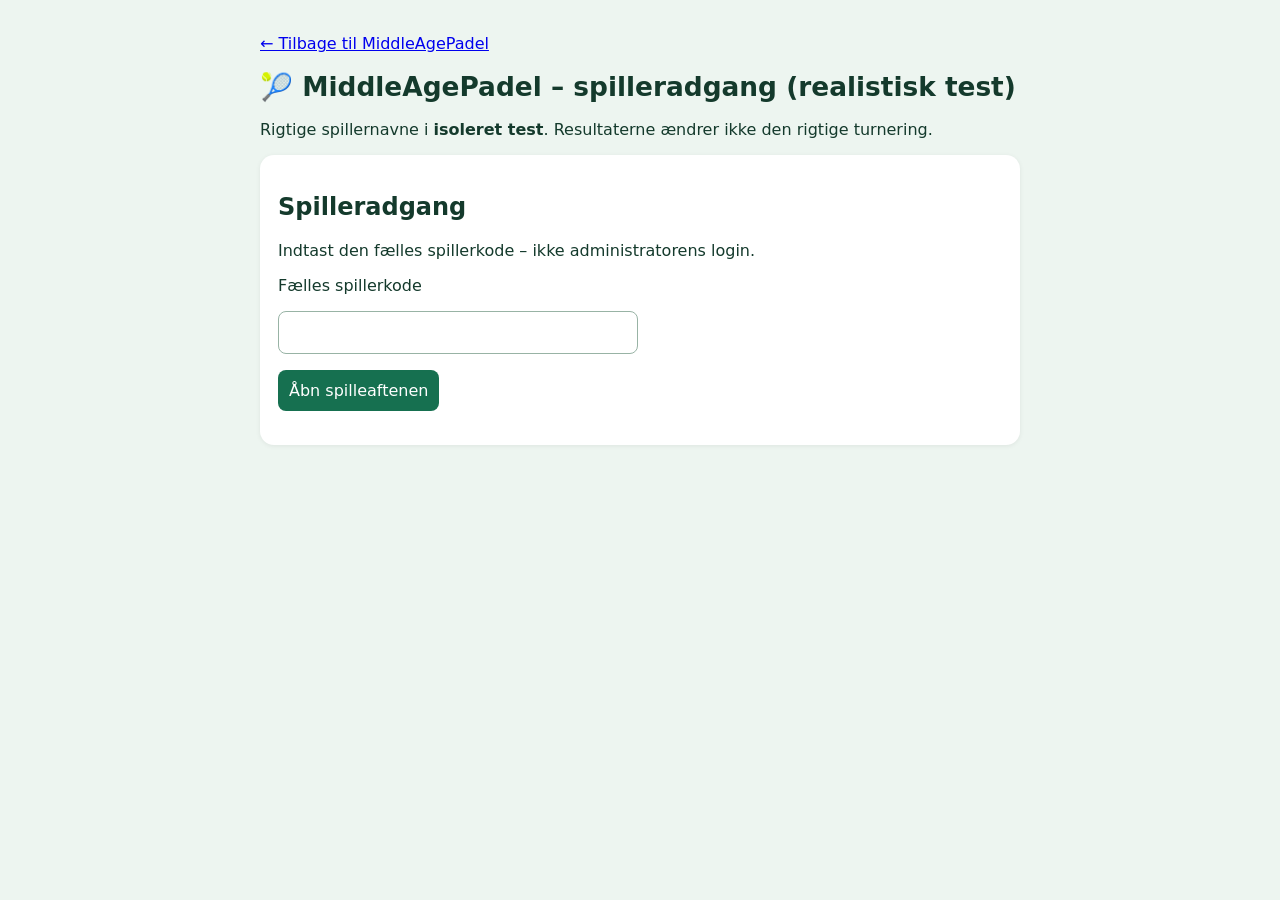
<file: supabase-player-realistic-test.html>
<!doctype html><html lang="da"><head><meta charset="utf-8"><meta name="viewport" content="width=device-width,initial-scale=1"><title>MiddleAgePadel – spilleradgang (realistisk test)</title><style>body{font:16px system-ui,sans-serif;background:#edf5f0;color:#143a2c;max-width:760px;margin:auto;padding:18px}h1{font-size:1.65rem}.card{background:white;border-radius:14px;padding:18px;margin:14px 0;box-shadow:0 1px 5px #0001}input,button{font:inherit;padding:11px;border-radius:8px;box-sizing:border-box}input{border:1px solid #98b3a5}button{background:#167050;color:white;border:0;cursor:pointer}button:disabled{opacity:.55}input[type=number]{width:84px;margin:5px}input[type=password]{width:100%;max-width:360px}small{color:#516d60}.teams{line-height:1.6}.score{display:flex;align-items:center;gap:8px;flex-wrap:wrap}.error{color:#9c2525}table{border-collapse:collapse;width:100%}td,th{padding:9px;border-bottom:1px solid #dce8df;text-align:left}td:last-child,th:last-child{text-align:right}</style></head><body><p><a href="middleagepadel-ny.html">← Tilbage til MiddleAgePadel</a></p><h1>🎾 MiddleAgePadel – spilleradgang (realistisk test)</h1><p>Rigtige spillernavne i <strong>isoleret test</strong>. Resultaterne ændrer ikke den rigtige turnering.</p><div class="card" id="loginPanel"><h2>Spilleradgang</h2><p>Indtast den fælles spillerkode – ikke administratorens login.</p><label for="code">Fælles spillerkode</label><p><input id="code" type="password" autocomplete="off"></p><button id="login">Åbn spilleaftenen</button><p id="loginStatus" role="status"></p></div><div id="app" hidden><div class="card"><button id="refresh">Hent seneste resultater</button> <button id="logout">Log ud</button><p id="status" role="status" aria-live="polite"></p><small>Allerede gemte resultater kan ikke ændres af spillere.</small></div><div id="matches"></div><div class="card"><h2>Rangliste i testkopien</h2><div id="ranking"></div></div></div><script>
'use strict';
const API='https://spukhyzmfeseggvutifz.supabase.co',KEY='sb_publishable_ON2uLdmVaQEjXGUjTDkZbw_d6uW54BZ';
const $=id=>document.getElementById(id);let code='',busy=false;
const esc=s=>String(s??'').replace(/[&<>"']/g,c=>({'&':'&amp;','<':'&lt;','>':'&gt;','"':'&quot;','"':'&quot;',"'":'&#39;'}[c]));
async function rpc(name,args){const r=await fetch(API+'/rest/v1/rpc/'+name,{method:'POST',headers:{apikey:KEY,'Content-Type':'application/json'},body:JSON.stringify(args),cache:'no-store'});const d=await r.json().catch(()=>({}));if(!r.ok)throw Error(r.status===404?'Funktionen mangler i Supabase. Kør SQL 15.':d.message||'Serverfejl '+r.status);return d}
function render(s){const people=s.squad||[],lookup=new Map(people.map(p=>[p.id,p]));const rounds=s.rounds||[],current=rounds[rounds.length-1],matches=current?.matches||[];$('status').textContent='Runde '+(current?.roundNumber||1);$('matches').innerHTML=matches.map(m=>'<div class="card"><h2>Runde '+(current?.roundNumber||1)+' · Bane '+('B'+(10+Number(m.court)))+'</h2><p class="teams">'+esc(m.teamA.map(id=>lookup.get(id)?.name||'?').join(' / '))+' <strong>mod</strong> '+esc(m.teamB.map(id=>lookup.get(id)?.name||'?').join(' / '))+'</p>'+(m.saved?'<p><strong>✓ Gemt resultat: '+Number(m.scoreA)+'–'+Number(m.scoreB)+'</strong></p>':'<div class="score"><label>Par 1 <input id="a-'+esc(m.id)+'" type="number" min="0" max="99" inputmode="numeric"></label><label>Par 2 <input id="b-'+esc(m.id)+'" type="number" min="0" max="99" inputmode="numeric"></label><button data-match="'+esc(m.id)+'">Gem resultat</button></div>')+'</div>').join('');document.querySelectorAll('[data-match]').forEach(b=>b.onclick=()=>save(b.dataset.match));$('ranking').innerHTML='<table><thead><tr><th>Spiller</th><th>Kampe</th><th>Rating</th></tr></thead><tbody>'+[...people].sort((a,b)=>b.ratingPoints-a.ratingPoints||a.name.localeCompare(b.name,'da')).map(p=>'<tr><td>'+esc(p.name)+'</td><td>'+Number(p.games)+'</td><td>'+Number(p.ratingPoints)+'</td></tr>').join('')+'</tbody></table>'}
async function refresh(){if(busy)return;const btn=$('refresh');btn.disabled=true;$('status').textContent='Henter resultater…';try{render(await rpc('padel_player_realistic_get',{p_code:code}));$('status').textContent='Opdateret kl. '+new Date().toLocaleTimeString('da-DK')}catch(e){$('status').textContent='Fejl: '+e.message}finally{btn.disabled=false}}
async function save(id){if(busy)return;const a=$('a-'+id),b=$('b-'+id);if(!a||!b||a.value===''||b.value===''){alert('Udfyld begge resultater.');return}const x=Number(a.value),y=Number(b.value);if(!Number.isInteger(x)||!Number.isInteger(y)||x<0||y<0||x>99||y>99||x===y){alert('Skriv to forskellige hele tal mellem 0 og 99.');return}if(!confirm('Gem '+x+'–'+y+'? Det kan ikke ændres af spillere.'))return;busy=true;document.querySelectorAll('[data-match]').forEach(b=>b.disabled=true);try{render(await rpc('padel_player_realistic_score',{p_code:code,p_match_id:id,p_score_a:x,p_score_b:y}));$('status').textContent='✓ Resultat gemt i Supabase';}catch(e){$('status').textContent='Kunne ikke gemme: '+e.message;alert('Resultat ikke bekræftet: '+e.message)}finally{busy=false;await refresh()}}
$('login').onclick=async()=>{const v=$('code').value;if(!v){$('loginStatus').textContent='Indtast spillerkoden';return}const b=$('login');b.disabled=true;$('loginStatus').textContent='Kontrollerer kode…';try{const data=await rpc('padel_player_realistic_get',{p_code:v});code=v;$('code').value='';render(data);$('loginPanel').hidden=true;$('app').hidden=false;$('status').textContent='Forbundet til den isolerede testturnering'}catch(e){$('loginStatus').textContent='Fejl: '+e.message}finally{b.disabled=false}};
$('refresh').onclick=refresh;
$('logout').onclick=()=>{code='';$('app').hidden=true;$('loginPanel').hidden=false;$('loginStatus').textContent=''};
</script></body></html>
</file>
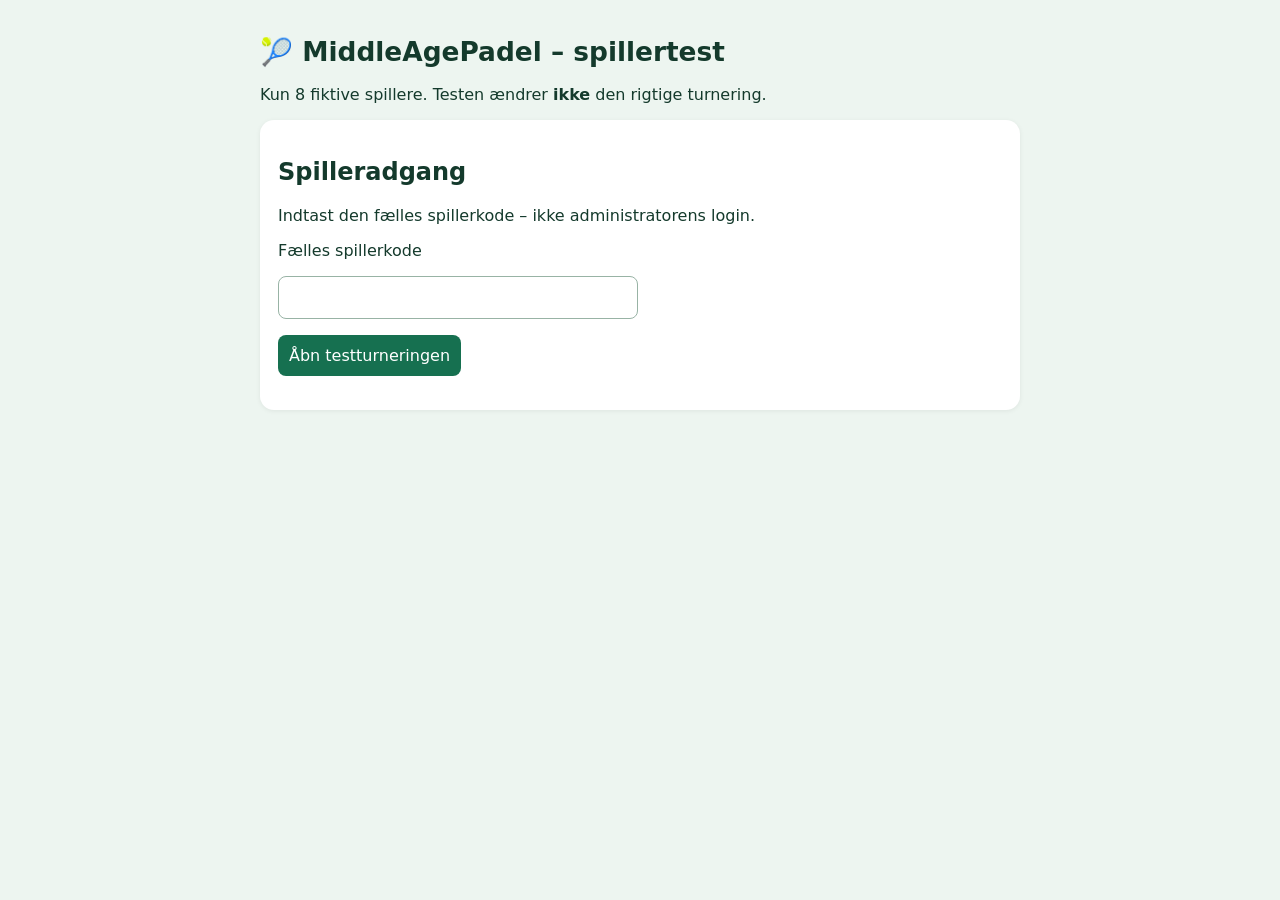
<file: supabase-player-test.html>
<!doctype html><html lang="da"><head><meta charset="utf-8"><meta name="viewport" content="width=device-width,initial-scale=1"><title>MiddleAgePadel – spillertest</title><style>body{font:16px system-ui,sans-serif;background:#edf5f0;color:#143a2c;max-width:760px;margin:auto;padding:18px}h1{font-size:1.65rem}.card{background:white;border-radius:14px;padding:18px;margin:14px 0;box-shadow:0 1px 5px #0001}input,button{font:inherit;padding:11px;border-radius:8px;box-sizing:border-box}input{border:1px solid #98b3a5}button{background:#167050;color:white;border:0;cursor:pointer}button:disabled{opacity:.55}input[type=number]{width:84px;margin:5px}input[type=password]{width:100%;max-width:360px}small{color:#516d60}.teams{line-height:1.6}.score{display:flex;align-items:center;gap:8px;flex-wrap:wrap}.error{color:#9c2525}table{border-collapse:collapse;width:100%}td,th{padding:9px;border-bottom:1px solid #dce8df;text-align:left}td:last-child,th:last-child{text-align:right}</style></head><body><h1>🎾 MiddleAgePadel – spillertest</h1><p>Kun 8 fiktive spillere. Testen ændrer <strong>ikke</strong> den rigtige turnering.</p><div class="card" id="loginPanel"><h2>Spilleradgang</h2><p>Indtast den fælles spillerkode – ikke administratorens login.</p><label for="code">Fælles spillerkode</label><p><input id="code" type="password" autocomplete="off"></p><button id="login">Åbn testturneringen</button><p id="loginStatus" role="status"></p></div><div id="app" hidden><div class="card"><button id="refresh">Hent seneste resultater</button> <button id="logout">Log ud</button><p id="status" role="status" aria-live="polite"></p><small>Allerede gemte resultater kan ikke ændres af spillere.</small></div><div id="matches"></div><div class="card"><h2>Rangliste i testen</h2><div id="ranking"></div></div></div><script>
'use strict';
const API='https://spukhyzmfeseggvutifz.supabase.co',KEY='sb_publishable_ON2uLdmVaQEjXGUjTDkZbw_d6uW54BZ';
const $=id=>document.getElementById(id);let code='',busy=false;
const esc=s=>String(s??'').replace(/[&<>"']/g,c=>({'&':'&amp;','<':'&lt;','>':'&gt;','"':'&quot;','"':'&quot;',"'":'&#39;'}[c]));
async function rpc(name,args){const r=await fetch(API+'/rest/v1/rpc/'+name,{method:'POST',headers:{apikey:KEY,'Content-Type':'application/json'},body:JSON.stringify(args),cache:'no-store'});const d=await r.json().catch(()=>({}));if(!r.ok)throw Error(r.status===404?'Funktionen mangler i Supabase. Kør SQL 06.':d.message||'Serverfejl '+r.status);return d}
function render(s){const people=s.squad||[],lookup=new Map(people.map(p=>[p.id,p]));const rounds=s.rounds||[],current=rounds[rounds.length-1],matches=current?.matches||[];$('status').textContent='Runde '+(current?.roundNumber||1);$('matches').innerHTML=matches.map(m=>'<div class="card"><h2>Runde '+(current?.roundNumber||1)+' · Bane '+(m.court===0?'B10':'B11')+'</h2><p class="teams">'+esc(m.teamA.map(id=>lookup.get(id)?.name||'?').join(' / '))+' <strong>mod</strong> '+esc(m.teamB.map(id=>lookup.get(id)?.name||'?').join(' / '))+'</p>'+(m.saved?'<p><strong>✓ Gemt resultat: '+Number(m.scoreA)+'–'+Number(m.scoreB)+'</strong></p>':'<div class="score"><label>Par 1 <input id="a-'+esc(m.id)+'" type="number" min="0" max="99" inputmode="numeric"></label><label>Par 2 <input id="b-'+esc(m.id)+'" type="number" min="0" max="99" inputmode="numeric"></label><button data-match="'+esc(m.id)+'">Gem resultat</button></div>')+'</div>').join('');document.querySelectorAll('[data-match]').forEach(b=>b.onclick=()=>save(b.dataset.match));$('ranking').innerHTML='<table><thead><tr><th>Spiller</th><th>Kampe</th><th>Rating</th></tr></thead><tbody>'+[...people].sort((a,b)=>b.ratingPoints-a.ratingPoints||a.name.localeCompare(b.name,'da')).map(p=>'<tr><td>'+esc(p.name)+'</td><td>'+Number(p.games)+'</td><td>'+Number(p.ratingPoints)+'</td></tr>').join('')+'</tbody></table>'}
async function refresh(){if(busy)return;const btn=$('refresh');btn.disabled=true;$('status').textContent='Henter resultater…';try{render(await rpc('padel_player_test_get',{p_code:code}));$('status').textContent='Opdateret kl. '+new Date().toLocaleTimeString('da-DK')}catch(e){$('status').textContent='Fejl: '+e.message}finally{btn.disabled=false}}
async function save(id){if(busy)return;const a=$('a-'+id),b=$('b-'+id);if(!a||!b||a.value===''||b.value===''){alert('Udfyld begge resultater.');return}const x=Number(a.value),y=Number(b.value);if(!Number.isInteger(x)||!Number.isInteger(y)||x<0||y<0||x>99||y>99||x===y){alert('Skriv to forskellige hele tal mellem 0 og 99.');return}if(!confirm('Gem '+x+'–'+y+'? Det kan ikke ændres af spillere.'))return;busy=true;document.querySelectorAll('[data-match]').forEach(b=>b.disabled=true);try{render(await rpc('padel_player_test_score',{p_code:code,p_match_id:id,p_score_a:x,p_score_b:y}));$('status').textContent='✓ Resultat gemt i Supabase';}catch(e){$('status').textContent='Kunne ikke gemme: '+e.message;alert('Resultat ikke bekræftet: '+e.message)}finally{busy=false;await refresh()}}
$('login').onclick=async()=>{const v=$('code').value;if(!v){$('loginStatus').textContent='Indtast spillerkoden';return}const b=$('login');b.disabled=true;$('loginStatus').textContent='Kontrollerer kode…';try{const data=await rpc('padel_player_test_get',{p_code:v});code=v;$('code').value='';render(data);$('loginPanel').hidden=true;$('app').hidden=false;$('status').textContent='Forbundet til den isolerede testturnering'}catch(e){$('loginStatus').textContent='Fejl: '+e.message}finally{b.disabled=false}};
$('refresh').onclick=refresh;
$('logout').onclick=()=>{code='';$('app').hidden=true;$('loginPanel').hidden=false;$('loginStatus').textContent=''};
</script></body></html>
</file>
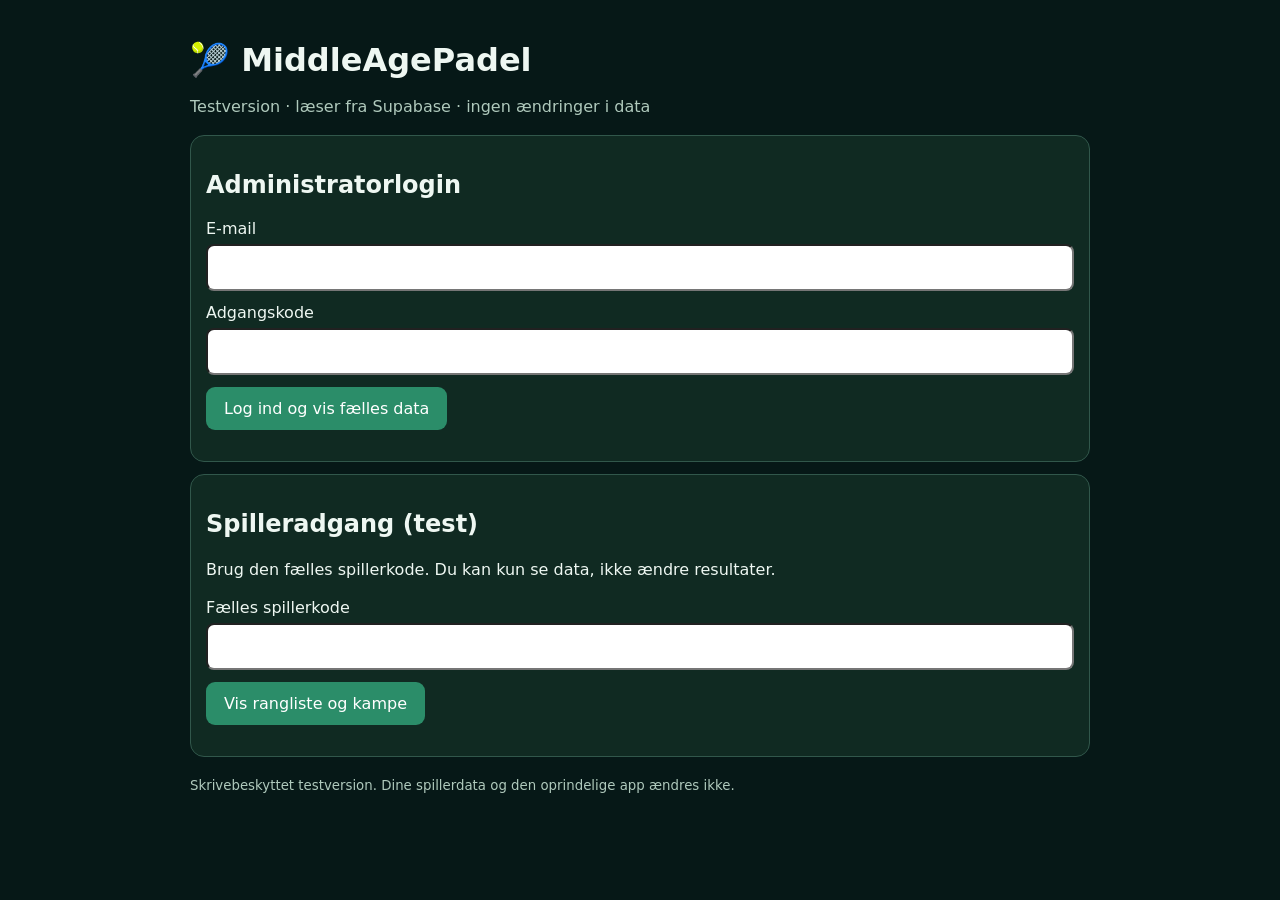
<file: supabase-preview.html>
<!doctype html>
<html lang="da"><head><meta charset="utf-8"><meta name="viewport" content="width=device-width,initial-scale=1"><title>MiddleAgePadel – fælles testvisning</title>
<style>body{font:16px system-ui,sans-serif;margin:0;background:#061817;color:#eef7f2}main{max-width:900px;margin:auto;padding:20px}h1{margin-bottom:5px}p{line-height:1.5}.muted{color:#afc9bc}.card{border:1px solid #31574b;border-radius:14px;padding:15px;margin:12px 0;background:#102a22}button{background:#2b8d69;color:white;border:0;border-radius:9px;padding:12px 18px;font:inherit;cursor:pointer}input{width:100%;box-sizing:border-box;font:inherit;padding:12px;margin:6px 0 12px;border-radius:8px}table{width:100%;border-collapse:collapse}th,td{text-align:left;padding:9px;border-bottom:1px solid #31574b}th:last-child,td:last-child{text-align:right}.hidden{display:none}.teams{display:grid;grid-template-columns:1fr auto 1fr;gap:10px;align-items:center}small{color:#afc9bc}.nav{display:flex;gap:7px;overflow-x:auto;padding:5px 0 12px}.nav button{flex:0 0 auto;background:#174637}.nav button.active{background:#2b8d69;font-weight:700}.court{font-size:1.15rem}.teams{grid-template-columns:minmax(0,1fr) auto minmax(0,1fr)}.teams span{overflow-wrap:anywhere}.match-result{font-size:1.35rem}.summary{display:flex;gap:10px;flex-wrap:wrap}.summary span{padding:8px 12px;background:#174637;border-radius:8px}@media(max-width:520px){main{padding:12px}.card{padding:12px}th,td{padding:7px 4px;font-size:14px}.teams{gap:5px;font-size:14px}.match-result{font-size:17px}}</style></head><body><main>
<h1>🎾 MiddleAgePadel</h1><p class="muted">Testversion · læser fra Supabase · ingen ændringer i data</p>
<div class="card" id="loginPanel"><h2>Administratorlogin</h2><label>E-mail<input id="email" type="email" autocomplete="username"></label><label>Adgangskode<input id="password" type="password" autocomplete="current-password"></label><button id="login">Log ind og vis fælles data</button><p id="message" role="status"></p></div>
<div class="card" id="playerPanel"><h2>Spilleradgang (test)</h2><p>Brug den fælles spillerkode. Du kan kun se data, ikke ændre resultater.</p><label>Fælles spillerkode<input id="playerCode" type="password" autocomplete="off"></label><button id="playerLogin">Vis rangliste og kampe</button><p id="playerMessage" role="status"></p></div><div id="content" class="hidden">
<div class="card"><div class="summary"><span id="modeLabel">Testvisning</span><span id="overview">Henter data…</span></div><p id="status" class="muted"></p><button id="refresh">Opdatér fra Supabase</button> <button id="logout">Log ud</button></div>
<nav class="nav" aria-label="Visninger"><button class="active" data-view="matchesView">Aftenens kampe</button><button data-view="tonightView">Aftenens rangliste</button><button data-view="overallView">Samlet rangliste</button><button data-view="historyView">Historik</button></nav>
<section id="matchesView" class="card"><h2>🎾 Aftenens kampe</h2><p class="muted">Se bane, makker og modstandere. Resultater kan endnu ikke gemmes i testversionen.</p><div id="matches"></div></section>
<section id="tonightView" class="card hidden"><h2>Aftenens rangliste</h2><div id="tonightLeaderboard"></div></section>
<section id="overallView" class="card hidden"><h2>Samlet rangliste</h2><div id="leaderboard"></div></section>
<section id="historyView" class="card hidden"><h2>Turneringshistorik</h2><div id="history"></div></section>
</div>
<p><small>Skrivebeskyttet testversion. Dine spillerdata og den oprindelige app ændres ikke.</small></p>
</main><script>
'use strict';
const URL='https://spukhyzmfeseggvutifz.supabase.co', KEY='sb_publishable_ON2uLdmVaQEjXGUjTDkZbw_d6uW54BZ';
let token=null,playerCode=null,submittingMatch=false;
const views=['matchesView','tonightView','overallView','historyView'];
function showTab(id){views.forEach(v=>byId(v).classList.toggle('hidden',v!==id));document.querySelectorAll('[data-view]').forEach(b=>{b.classList.toggle('active',b.dataset.view===id);b.setAttribute('aria-current',b.dataset.view===id?'page':'false')});}
document.querySelectorAll('[data-view]').forEach(b=>b.onclick=()=>showTab(b.dataset.view));
const byId=id=>document.getElementById(id);
function esc(x){return String(x??'').replace(/[&<>"']/g,c=>({'&':'&amp;','<':'&lt;','>':'&gt;','"':'&quot;',"'":'&#39;'}[c]));}
async function load(){
 if(!token&&!playerCode)return;
 let row;
 if(playerCode){
  const res=await fetch(URL+'/rest/v1/rpc/padel_player_read',{method:'POST',headers:{apikey:KEY,'Content-Type':'application/json'},body:JSON.stringify({p_code:playerCode}),cache:'no-store'});
  if(!res.ok)throw Error('Spilleradgang afvist (HTTP '+res.status+'). Kontrollér koden og SQL-script 03.');
  row=await res.json();
 }else{
  const res=await fetch(URL+'/rest/v1/padel_state?select=version,updated_at,data&id=eq.main',{headers:{apikey:KEY,Authorization:'Bearer '+token},cache:'no-store'});
  if(!res.ok)throw Error('Kunne ikke hente data (HTTP '+res.status+').');
  const rows=await res.json();if(!rows.length)throw Error('Ingen data i Supabase.');
  row=rows[0];
 }
 const s=row.data,players=Array.isArray(s.squad)?s.squad:[],map=new Map(players.map(p=>[p.id,p]));
 byId('modeLabel').textContent=playerCode?'Spilleradgang':'Administrator';
 byId('overview').textContent=players.length+' spillere · '+(s.tournamentHistory||[]).length+' turneringer';
 byId('status').textContent='Databaseversion '+row.version+' · '+players.length+' spillere · '+(s.tournamentHistory||[]).length+' historiske turneringer · sidst gemt '+new Date(row.updated_at).toLocaleString('da-DK');
 const sorted=[...players].sort((a,b)=>(b.ratingPoints||0)-(a.ratingPoints||0)||a.name.localeCompare(b.name,'da'));
 byId('leaderboard').innerHTML='<table><thead><tr><th>Nr.</th><th>Spiller</th><th>Kampe</th><th>Rating</th></tr></thead><tbody>'+sorted.map((p,i)=>'<tr><td>'+(i+1)+'</td><td>'+esc(p.name)+'</td><td>'+Number(p.games||0)+'</td><td>'+Number(p.ratingPoints||0)+'</td></tr>').join('')+'</tbody></table>';
 const tonightIds=Array.isArray(s.tonightIds)?s.tonightIds:[],tonight=tonightIds.map(id=>map.get(id)).filter(Boolean);
 const tonightSorted=tonight.sort((a,b)=>(b.ratingPoints||0)-(a.ratingPoints||0)||(b.wins||0)-(a.wins||0)||a.name.localeCompare(b.name,'da'));
 byId('tonightLeaderboard').innerHTML=tonightSorted.length?'<p class="muted">Deltagere i den aktuelle turnering · sorteret efter samlet rating. Aftenens pointberegning tilføjes i næste version.</p><table><thead><tr><th>Nr.</th><th>Spiller</th><th>Rating</th></tr></thead><tbody>'+tonightSorted.map((p,i)=>'<tr><td>'+(i+1)+'</td><td>'+esc(p.name)+'</td><td>'+Number(p.ratingPoints||0)+'</td></tr>').join('')+'</tbody></table>':'Ingen aktiv turnering eller udvalgte spillere.';
 const courts={1:'B10',2:'B11',3:'B12',4:'B13',5:'B9'};
 const rounds=Array.isArray(s.rounds)?s.rounds:[],round=rounds.find(r=>r.roundNumber===s.currentRound)||rounds[rounds.length-1];
 byId('matches').innerHTML=round?.matches?.length?round.matches.map(m=>'<div class="card"><strong>Bane '+esc(courts[m.court]||m.court)+'</strong> · Runde '+Number(round.roundNumber)+'<div class="teams"><span>'+esc((m.teamA||[]).map(id=>map.get(id)?.name||'?').join(' / '))+'</span><strong>'+(m.saved?esc(m.scoreA)+'–'+esc(m.scoreB):'mod')+'</strong><span>'+esc((m.teamB||[]).map(id=>map.get(id)?.name||'?').join(' / '))+'</span></div>'+(m.saved?'<p class="muted">✓ Resultat gemt</p>':playerCode?'<div class="score-entry"><label>Par 1 <input type="number" min="0" max="99" inputmode="numeric" id="a-'+esc(m.id)+'"></label><label>Par 2 <input type="number" min="0" max="99" inputmode="numeric" id="b-'+esc(m.id)+'"></label><button data-save-match="'+esc(m.id)+'">Gem resultat</button></div>':'<p class="muted">Afventer resultat</p>')+'</div>').join('') :'<p class="muted">Ingen aktive kampe lige nu. Når administrator opretter en runde, vises baner og hold her.</p>';
 document.querySelectorAll('[data-save-match]').forEach(button=>button.onclick=()=>savePlayerMatch(button.dataset.saveMatch));
 const history=Array.isArray(s.tournamentHistory)?s.tournamentHistory:[];
 byId('history').innerHTML=history.length?history.map(t=>'<div class="card">'+esc(t.date?new Date(t.date).toLocaleDateString('da-DK'):'Ukendt dato')+' · Vinder: '+esc(t.winner||'–')+'</div>').join(''):'Ingen historiske turneringer.';
}
byId('login').onclick=async()=>{
 const button=byId('login');button.disabled=true;byId('message').textContent='Logger ind...';
 try{
  const res=await fetch(URL+'/auth/v1/token?grant_type=password',{method:'POST',headers:{apikey:KEY,'Content-Type':'application/json'},body:JSON.stringify({email:byId('email').value.trim(),password:byId('password').value})});
  const auth=await res.json();byId('password').value='';if(!res.ok||!auth.access_token)throw Error('Login mislykkedes.');
  token=auth.access_token;playerCode=null;await load();byId('playerPanel').classList.add('hidden');byId('loginPanel').classList.add('hidden');byId('content').classList.remove('hidden');byId('message').textContent='';showTab('matchesView');
 }catch(e){token=null;byId('message').textContent=e.message;}finally{button.disabled=false;}
};
byId('refresh').onclick=async()=>{try{await load();}catch(e){byId('status').textContent=e.message;}};
byId('logout').onclick=()=>{token=null;byId('content').classList.add('hidden');byId('loginPanel').classList.remove('hidden');byId('playerPanel').classList.remove('hidden');playerCode=null;byId('playerCode').value='';};
byId('playerLogin').onclick=async()=>{
 const button=byId('playerLogin');button.disabled=true;byId('playerMessage').textContent='Kontrollerer kode...';
 try{
  const code=byId('playerCode').value;
  if(!code)throw Error('Indtast spillerkoden.');
  token=null;playerCode=code;await load();
  byId('playerCode').value='';byId('playerPanel').classList.add('hidden');byId('loginPanel').classList.add('hidden');byId('content').classList.remove('hidden');byId('playerMessage').textContent='';showTab('matchesView');
 }catch(err){playerCode=null;byId('playerMessage').textContent=err.message;}
 finally{button.disabled=false;}
};

async function savePlayerMatch(id){
 if(!playerCode||submittingMatch)return;
 const a=byId('a-'+id),b=byId('b-'+id),x=Number(a?.value),y=Number(b?.value);
 if(!a||!b||a.value===''||b.value===''||!Number.isInteger(x)||!Number.isInteger(y)||x<0||y<0||x>99||y>99||x===y){alert('Indtast to hele pointtal (0–99) med en vinder.');return;}
 if(!confirm('Gem resultatet '+x+'–'+y+'? Spillere kan ikke rette det bagefter.'))return;
 submittingMatch=true;
 const button=Array.from(document.querySelectorAll('[data-save-match]')).find(el=>el.dataset.saveMatch===id);
 if(button)button.disabled=true;
 try{
  const response=await fetch(URL+'/rest/v1/rpc/padel_player_save_match',{method:'POST',headers:{apikey:KEY,'Content-Type':'application/json'},body:JSON.stringify({p_code:playerCode,p_match_id:id,p_score_a:x,p_score_b:y})});
  if(!response.ok){
   const err=await response.json().catch(()=>({}));
   throw Error(response.status===404?'Resultatfunktionen mangler i Supabase. Kør SQL-script 04.':err.message||'Resultatet blev afvist.');
  }
  await load();alert('✓ Resultatet er gemt i Supabase.');
 }catch(err){alert('Resultat ikke bekræftet: '+err.message+'\nOpdatér før du forsøger igen.');try{await load();}catch{}}
 finally{submittingMatch=false;if(button)button.disabled=false;}
}
</script></body></html>
</file>
<file: style.css>
:root{--bg:#061817;--card:#0f302d;--dark:#082522;--light:#123b37;--green:#47f0b6;--blue:#53a8ff;--red:#ff6b6b;--orange:#ffb84d;--text:#f5fffb;--muted:#9fc7bd;--line:rgba(255,255,255,.13)}
*{box-sizing:border-box}html{-webkit-text-size-adjust:100%}body{margin:0;min-height:100vh;font-family:Arial,Helvetica,sans-serif;background:linear-gradient(180deg,#123b37,var(--bg));color:var(--text);padding-bottom:calc(84px + env(safe-area-inset-bottom))}
header{position:sticky;top:0;z-index:20;padding:14px 12px 12px;padding-top:calc(14px + env(safe-area-inset-top));text-align:center;background:rgba(6,24,23,.96);backdrop-filter:blur(12px);border-bottom:1px solid var(--line)}
h1{margin:0;color:var(--green);font-size:24px}h2{margin:0 0 12px;font-size:22px}h3{margin:0 0 10px}main{width:min(100%,920px);margin:auto;padding:12px;display:grid;gap:14px}
.panel,.card{background:rgba(15,48,45,.97);border:1px solid var(--line);border-radius:20px;padding:16px}.hidden{display:none!important}.sub,.muted{color:var(--muted);font-size:14px;line-height:1.45}.notice{padding:14px;border-radius:16px;color:#d7ecff;background:rgba(83,168,255,.12);border:1px solid rgba(83,168,255,.4);line-height:1.45}
button,input,select{font:inherit}button{width:100%;min-height:50px;margin-top:9px;padding:14px 18px;border:0;border-radius:999px;cursor:pointer;background:var(--green);color:#06201d;font-size:16px;font-weight:900;touch-action:manipulation}button.secondary{color:var(--text);background:var(--light);border:1px solid var(--line)}button.blue{color:#04131f;background:var(--blue)}button.red{color:#fff;background:var(--red)}button.orange{color:#231500;background:var(--orange)}button:disabled{opacity:.45}
input,select{width:100%;min-height:50px;margin-bottom:9px;padding:13px 14px;color:var(--text);background:#061f1d;border:1px solid var(--line);border-radius:14px;font-size:16px}input:focus,select:focus{outline:3px solid rgba(71,240,182,.25);border-color:var(--green)}.field-label{display:block;margin:8px 0 6px;color:var(--text);font-size:14px;font-weight:900}.target-help{margin:-2px 0 14px}.setup-grid{display:grid;grid-template-columns:1fr 1fr;gap:10px}
.dashboard{display:grid;grid-template-columns:repeat(2,1fr);gap:10px}.stat{padding:14px 8px;text-align:center;background:var(--dark);border:1px solid var(--line);border-radius:18px}.stat strong{display:block;color:var(--green);font-size:26px;margin-bottom:4px}
.status-grid{display:grid;grid-template-columns:repeat(5,1fr);gap:7px;overflow-x:auto}.status-box{min-width:42px;padding:11px 2px;text-align:center;background:var(--dark);border:1px solid var(--line);border-radius:13px;font-size:13px;font-weight:900}.done{color:var(--green);background:rgba(71,240,182,.14);border-color:var(--green)}.missing{color:var(--red);background:rgba(255,107,107,.11);border-color:var(--red)}
.selection-summary{position:sticky;top:76px;z-index:10;padding:12px;margin-bottom:12px;background:rgba(8,37,34,.97);border:1px solid var(--line);border-radius:16px}.selection-summary strong{color:var(--green);font-size:19px}.legend-row{display:flex;gap:14px;flex-wrap:wrap;margin:0 0 12px;color:var(--muted);font-size:13px}.legend-row span{display:flex;align-items:center;gap:6px}.legend-dot{width:10px;height:10px;border-radius:50%;display:inline-block}.active-dot{background:var(--green)}.reserve-dot{background:var(--orange)}.neutral-dot{background:#58706c}
.player-card,.leader-card{display:grid;grid-template-columns:42px minmax(0,1fr) 92px;gap:10px;align-items:center;padding:12px;margin-bottom:9px;background:var(--dark);border:1px solid var(--line);border-radius:18px}.player-card{cursor:pointer}.player-card.selected{background:rgba(71,240,182,.12);border-color:var(--green)}.player-card.reserve-selected{background:rgba(255,184,77,.11);border-color:var(--orange)}.reserve-selected .check{background:var(--orange);border-color:var(--orange);color:#231500}.leader-card.clickable{cursor:pointer}.check{display:flex;align-items:center;justify-content:center;width:30px;height:30px;border:2px solid var(--muted);border-radius:50%;font-weight:900}.selected .check{color:#06201d;background:var(--green);border-color:var(--green)}
.name{overflow-wrap:anywhere;font-size:16px;font-weight:900}.points{color:var(--green);font-size:19px;font-weight:900;text-align:right}.place{color:var(--green);font-size:20px;font-weight:900;text-align:center}.score-line{margin-top:4px;color:var(--green);font-size:13px;font-weight:800}.player-actions{display:flex;flex-direction:column;align-items:flex-end;gap:7px}.delete-player,.profile-player{width:58px;min-height:34px;margin:0;padding:5px 7px;border-radius:10px;font-size:12px}.delete-player{background:rgba(255,107,107,.14);border:1px solid rgba(255,107,107,.5);color:#fff}.profile-player{background:rgba(83,168,255,.14);border:1px solid rgba(83,168,255,.5);color:#d7ecff}
.court-card{padding:16px;margin-bottom:14px;background:var(--dark);border:1px solid rgba(71,240,182,.35);border-radius:22px}.court-header{display:flex;align-items:center;justify-content:space-between;gap:10px;margin-bottom:12px}.court-title{color:var(--green);font-size:20px;font-weight:900}.court-state{padding:5px 9px;color:var(--muted);background:rgba(255,255,255,.07);border-radius:999px;font-size:12px;font-weight:800}.court-state.saved{color:var(--green);border:1px solid rgba(71,240,182,.45)}.team{padding:14px;margin-bottom:10px;background:rgba(255,255,255,.07);border:1px solid transparent;border-radius:16px}.team.winner{background:rgba(71,240,182,.11);border-color:var(--green)}.team-player{display:flex;justify-content:space-between;gap:12px;padding:3px 0}.team-player-score{color:var(--green);font-size:13px;font-weight:800;white-space:nowrap}.vs{margin:8px 0;color:var(--muted);text-align:center;font-weight:900}
.score-grid{display:grid;grid-template-columns:1fr 1fr;gap:12px;margin-top:13px}.score-field label{display:block;margin-bottom:5px;color:var(--muted);font-size:13px;font-weight:800}.score-field input{margin:0;text-align:center;font-size:24px;font-weight:900}.saved-result{margin-top:12px;padding:12px;color:var(--green);background:rgba(71,240,182,.1);border:1px solid rgba(71,240,182,.35);border-radius:14px;text-align:center;font-size:18px;font-weight:900}
.round-selector{display:flex;gap:8px;overflow-x:auto;padding-bottom:4px;margin-bottom:12px}.round-selector button{width:auto;min-width:92px;min-height:42px;margin:0;padding:10px 14px;white-space:nowrap;font-size:14px}.round-selector button.inactive{color:var(--text);background:var(--light);border:1px solid var(--line)}
.back-button{width:auto;min-height:40px;margin:0 0 16px;padding:9px 14px}.profile-kicker{color:var(--muted);font-size:13px;text-transform:uppercase;letter-spacing:.08em}.profile-rating{color:var(--green);font-size:24px;font-weight:900}.profile-stats{display:grid;grid-template-columns:repeat(3,1fr);gap:8px;margin-bottom:18px}.profile-stat{padding:12px 6px;text-align:center;background:var(--dark);border:1px solid var(--line);border-radius:14px;color:var(--muted);font-size:12px}.profile-stat strong{display:block;color:var(--green);font-size:21px;margin-bottom:3px}.profile-section{margin-top:18px;padding-top:16px;border-top:1px solid var(--line)}.chart-wrap{overflow:hidden;background:var(--dark);border:1px solid var(--line);border-radius:16px;padding:8px}.chart-wrap svg{display:block;width:100%;height:auto}.chart-line{fill:none;stroke:var(--green);stroke-width:4;stroke-linecap:round;stroke-linejoin:round}.empty-state{padding:14px;color:var(--muted);background:var(--dark);border-radius:14px;text-align:center}.result-row{display:grid;grid-template-columns:38px minmax(0,1fr) 48px;gap:10px;align-items:center;padding:10px 0;border-bottom:1px solid var(--line)}.result-icon{display:flex;align-items:center;justify-content:center;width:34px;height:34px;border-radius:50%;font-weight:900}.result-icon.win{background:rgba(71,240,182,.16);color:var(--green)}.result-icon.loss{background:rgba(255,107,107,.14);color:var(--red)}.result-rating{text-align:right;font-weight:900}.result-rating.positive{color:var(--green)}.result-rating.negative{color:var(--red)}
.admin-block{margin:16px 0;padding:14px;background:var(--dark);border:1px solid var(--line);border-radius:16px}.history-card{padding:14px;margin-bottom:12px;background:var(--dark);border:1px solid var(--line);border-radius:16px}.history-toggle{width:auto;min-height:38px;padding:8px 12px}.history-detail{margin-top:12px;padding-top:10px;border-top:1px solid var(--line)}.history-row{display:flex;justify-content:space-between;gap:12px;padding:7px 0;border-bottom:1px solid rgba(255,255,255,.06)}
.tabs{position:fixed;right:0;bottom:0;left:0;z-index:30;display:grid;grid-template-columns:repeat(5,1fr);padding-bottom:env(safe-area-inset-bottom);background:rgba(6,24,23,.98);border-top:1px solid var(--line)}.tab{padding:9px 2px;color:var(--muted);text-align:center;font-size:11px;cursor:pointer}.tab strong{display:block;margin-bottom:2px;font-size:21px}.tab.active{color:var(--green)}.danger-zone{margin-top:18px;padding-top:14px;border-top:1px solid var(--line)}
@media(min-width:760px){.matches-grid{display:grid;grid-template-columns:repeat(2,1fr);gap:14px}.court-card{margin-bottom:0}.profile-stats{grid-template-columns:repeat(6,1fr)}}@media(max-width:520px){main{padding:10px}h1{font-size:22px}.panel,.card{padding:14px;border-radius:18px}.setup-grid{grid-template-columns:1fr}.player-card,.leader-card{grid-template-columns:38px minmax(0,1fr) 78px;gap:8px;padding:11px 9px}.score-grid{gap:8px}.team-player{display:block}.team-player-score{display:block;margin-top:3px}.delete-player,.profile-player{width:52px}.profile-stats{grid-template-columns:repeat(2,1fr)}}
</file>
<file: v89.css>
.leaderboard-toolbar{display:grid;grid-template-columns:1fr 1fr;gap:8px;margin:12px 0}.leaderboard-toolbar button{margin:0;min-height:44px}.leaderboard-toolbar button.inactive{background:var(--light);color:var(--text);border:1px solid var(--line)}
.advanced-leader{grid-template-columns:46px minmax(0,1fr) 82px}.leader-metrics{display:flex;gap:6px;flex-wrap:wrap;margin-top:7px}.metric-pill{padding:4px 7px;border-radius:999px;background:rgba(255,255,255,.07);color:var(--muted);font-size:11px;font-weight:800}.metric-pill.positive{color:var(--green);background:rgba(71,240,182,.12)}.metric-pill.negative{color:var(--red);background:rgba(255,107,107,.1)}.rating-change{font-size:12px;margin-top:3px;text-align:right;font-weight:900}.rating-change.positive{color:var(--green)}.rating-change.negative{color:var(--red)}
.match-toolbar{position:sticky;top:68px;z-index:12;display:grid;grid-template-columns:1fr 1fr;gap:8px;margin-bottom:10px;padding:8px;background:rgba(6,24,23,.94);backdrop-filter:blur(10px);border:1px solid var(--line);border-radius:16px}.match-toolbar button{margin:0;min-height:44px;padding:9px;font-size:14px}
.quick-score{display:grid;grid-template-columns:44px 1fr 44px;gap:6px;align-items:center}.quick-score button{width:44px;min-height:46px;margin:0;padding:0;border-radius:12px;font-size:22px}.quick-score input{margin:0;text-align:center;font-size:24px;font-weight:900}.score-team-label{display:block;margin-bottom:6px;color:var(--muted);font-size:12px;font-weight:800;min-height:30px}
.court-card.flash{animation:flashCourt .55s ease}@keyframes flashCourt{0%{box-shadow:0 0 0 0 rgba(71,240,182,.65)}100%{box-shadow:0 0 0 18px rgba(71,240,182,0)}}
.install-panel{margin-top:12px;padding:12px;border-radius:15px;background:rgba(83,168,255,.1);border:1px solid rgba(83,168,255,.35)}.install-panel button{margin-top:6px}.offline-badge{display:none;position:fixed;top:calc(8px + env(safe-area-inset-top));right:8px;z-index:60;padding:5px 8px;border-radius:999px;background:var(--orange);color:#201300;font-size:11px;font-weight:900}.offline .offline-badge{display:block}
.mobile-action{position:fixed;left:10px;right:10px;bottom:calc(76px + env(safe-area-inset-bottom));z-index:25;display:none}.mobile-action button{box-shadow:0 8px 25px rgba(0,0,0,.35)}body.matches-active .mobile-action{display:block}
@media(max-width:520px){.advanced-leader{grid-template-columns:42px minmax(0,1fr) 72px}.leader-metrics{gap:4px}.metric-pill{font-size:10px;padding:3px 6px}.match-toolbar{top:64px}.score-grid{grid-template-columns:1fr}.score-team-label{min-height:0}.court-card{scroll-margin-top:140px}.leader-card{padding:12px 9px}.tabs{backdrop-filter:blur(12px)}}
</file>
